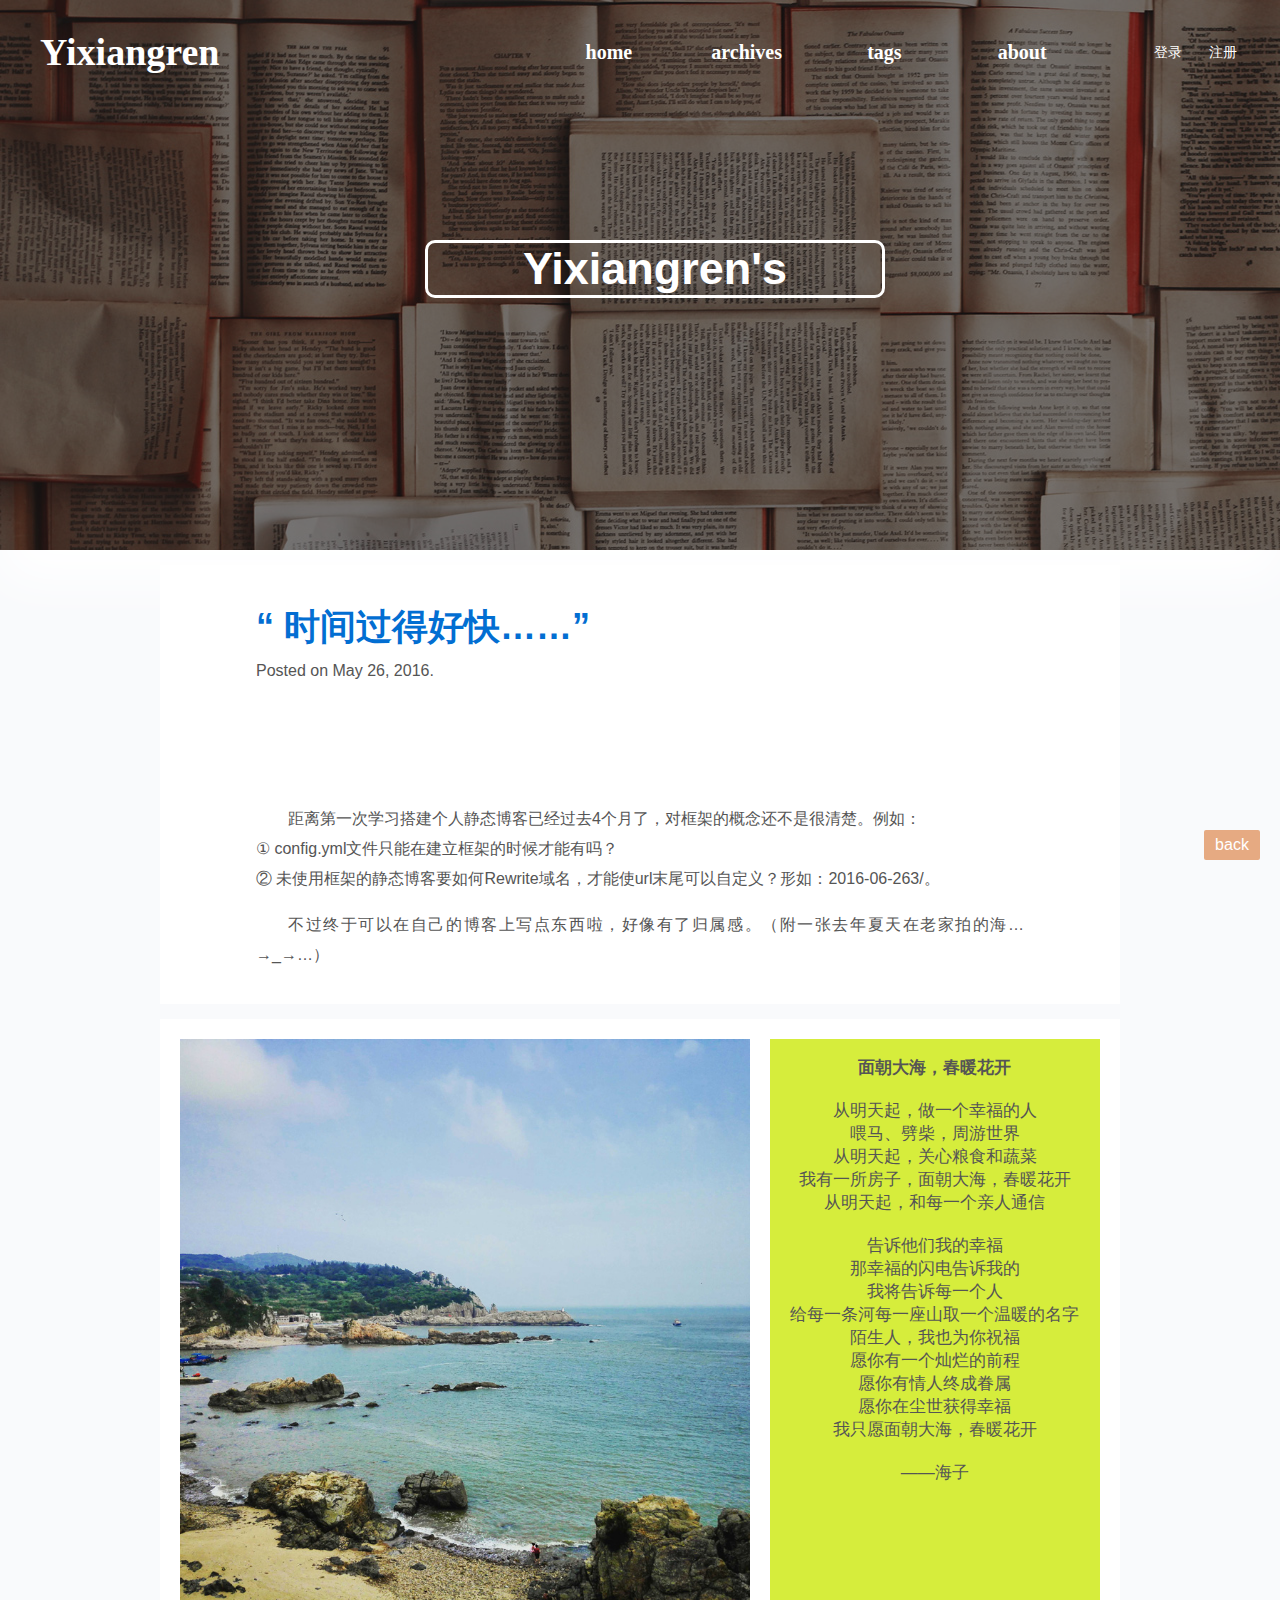
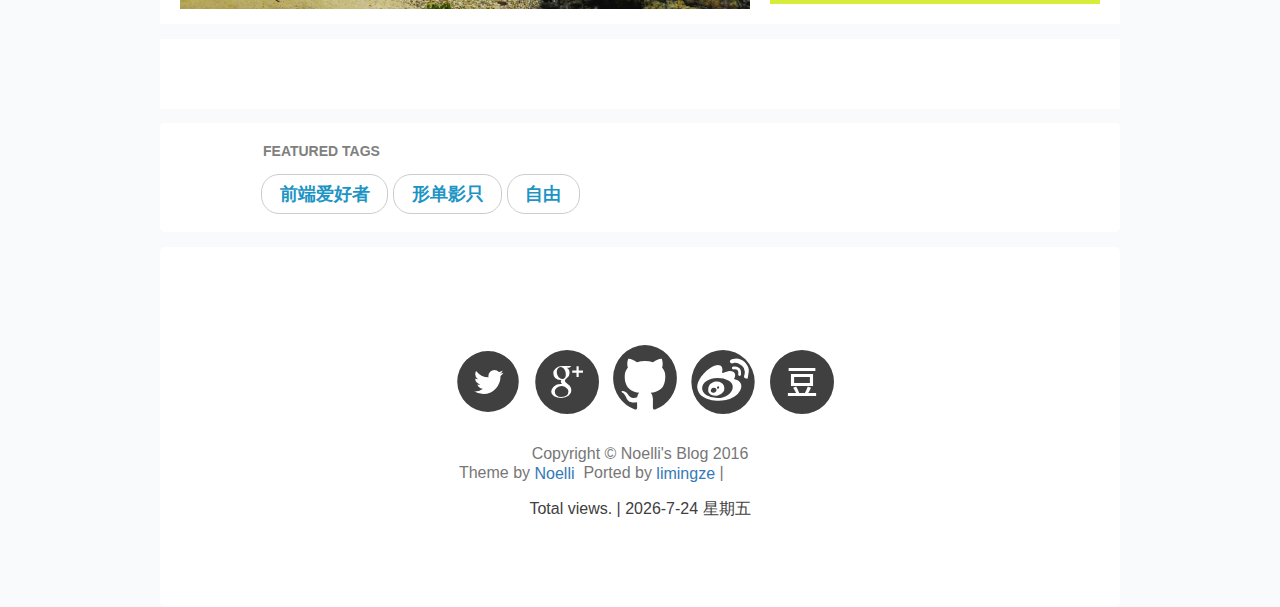
<file: about.html>
<!DOCTYPE HTML>
  <html>
  <head>
  <meta http-equiv="Content-Type" content="text/html; charset=utf-8">
  <meta name="viewport" content="width=device-width, initial-scale=1.0">
  <meta http-equiv="X-UA-Compatible" content="IE=edge">
  <meta name="description" content="Noelli's life|蛋糕店的夏天">
  <meta property="wb:webmaster" content="6f5ff67c34ad665f" />
  <title>关于 | Noelli's life</title>
  <link href="CSS/style.css" rel="stylesheet" type="text/css">
  <link href="CSS/bootstrap.min.css" rel="stylesheet" type="text/css">
  <link href="jQueryAssets/jquery.ui.core.min.css" rel="stylesheet" type="text/css">
  <link href="jQueryAssets/jquery.ui.theme.min.css" rel="stylesheet" type="text/css">
  <link href="jQueryAssets/jquery.ui.button.min.css" rel="stylesheet" type="text/css">
  <script type="text/javascript" src="javascript/script.js"></script>
  <script src="jQueryAssets/jquery-1.11.1.min.js" type="text/javascript"></script>
  <script src="jQueryAssets/jquery.ui-1.10.4.button.min.js" type="text/javascript"></script>
  

  <!-- HTML5 shim and Respond.js for IE8 support of HTML5 elements and media queries -->
  <!-- WARNING: Respond.js doesn't work if you view the page via file:// -->
  <!--[if lt IE 9]>
<script src="https://oss.maxcdn.com/html5shiv/3.7.2/html5shiv.min.js"></script>
<script src="https://oss.maxcdn.com/respond/1.4.2/respond.min.js"></script>
<![endif]-->

  </head>
  
  <body>
    <div id="backtop">
   		<a href="#nav">
            <div id="backnav">back</div> 
        </a> 
    </div>
  <div id="outer">
  		<div id="logo">
    		<a href="http://noelli.cn" target="_blank">Yixiangren</a>
    	</div> 
  	     	<div id="nav1">  
        	<a href="#" class="menu-ctrl">
                <i class="icon-menu"></i>
            </a>  
            <ul id="top1">
              <li><a href="index.html">Home</a></li>
              <li><a href="archives.html">Archives</a></li>
              <li><a href="tags.html">Tags</a></li>
              <li><a href="about.html">About</a></li>
            </ul>
        </div> 
        <div id="login-area">
            <ul class="header-unlogin clearfix">
                <li class="header-signin">
                    <a href="form.html" id="js-signin-btn">登录</a>
                </li>
                <li class="header-signup">
                    <a href="form.html" id="js-signup-btn">注册</a>
                </li>
            </ul>
        </div>  
  </div>
  <!--<div id="header">
  		<div id="logo">
    		<a href="http://noelli.cn" target="_blank">Noelli's life</a>
    	</div> 
       	<div id="nav1">  
        	<a href="#" class="menu-ctrl">
                <i class="icon-menu"></i>
            </a>  
            <ul id="top1">
              <li><a href="index.html">Home</a></li>
              <li><a href="article.html">Archive</a></li>
              
              <li><a href="tags.html">Tags</a></li>
              <li><a href="about.html">About</a></li>
            </ul>
        </div>
        <div id="login-area">
            <ul class="header-unlogin clearfix">
                <li class="header-signin">
                    <a href="form.html" id="js-signin-btn">登录</a>
                </li>
                <li class="header-signup">
                    <a href="form.html" id="js-signup-btn">注册</a>
                </li>
            </ul>
        </div> 
  </div>-->
  <div id="nav" style="background:url(image/shu-2.jpg);" > 
    	<div id="nav-back">
            <div id="nav-con" class="col-lg-offset-2 col-lg-8">
            	<div id="nav-intro"  > 
                	<a href="#main"><h1>Yixiangren's</h1></a>
        		</div>
            </div>
        </div>  
  </div>
  <div id="main">
	        <article class="about-me">
            <header><br>
                <!--<a href="http://weibo.com/u/3210387355?s=6uyXnP">
                <img src="http://service.t.sina.com.cn/widget/qmd/3210387355/b50c34cb/5.png"></a>-->
                <h1><a href="https://github.com/GeekSnail"><b>“</b>&nbsp;时间过得好快……<b>”</b></a></h1>
                <span>Posted on May 26, 2016.</span>
                  <div class="excerpt"><br>
                      <iframe frameborder="no" border="0" marginwidth="0" marginheight="0" width=330 height=86 src="http://music.163.com/outchain/player?type=2&id=202373&auto=0&height=66"></iframe>
                      <p>距离第一次学习搭建个人静态博客已经过去4个月了，对框架的概念还不是很清楚。例如：<br> ①&nbsp;config.yml文件只能在建立框架的时候才能有吗？<br> ②&nbsp;未使用框架的静态博客要如何Rewrite域名，才能使url末尾可以自定义？形如：<!-- #BeginDate format:IS1 -->2016-06-26<!-- #EndDate -->3<!-- #EndDate -->/。</p>
                     <p>不过终于可以在自己的博客上写点东西啦，好像有了归属感。（附一张去年夏天在老家拍的海…&rarr;_&rarr;…）</p>
                      <br>
                  </div>
              </header>
</article>
    <div id="content">
      <div id="left"><img src="image/dongtouhai.jpg" width="3120" height="3120"></div>
      <div id="right">
	  	<p><strong>面朝大海，春暖花开</strong><br><br>从明天起，做一个幸福的人<br>喂马、劈柴，周游世界<br>从明天起，关心粮食和蔬菜<br>我有一所房子，面朝大海，春暖花开<br>从明天起，和每一个亲人通信<br><br>告诉他们我的幸福<br>那幸福的闪电告诉我的<br>我将告诉每一个人<br>给每一条河每一座山取一个温暖的名字<br>陌生人，我也为你祝福<br>愿你有一个灿烂的前程<br>愿你有情人终成眷属<br>愿你在尘世获得幸福<br>我只愿面朝大海，春暖花开<br><br>——海子</p>  
               	         
      </div>
      
    </div>
         <article class="about-me" style="background:#FFF;padding-top:30px;padding-bottom:40px;" >   
        <!-- 多说评论框 start -->
	<div class="ds-thread" data-thread-key="about" data-title="时间过得好快……" data-url="about.html"></div>
<!-- 多说评论框 end -->
<!-- 多说公共JS代码 start (一个网页只需插入一次) -->
<script type="text/javascript">
var duoshuoQuery = {short_name:"geeksnail"};
	(function() {
		var ds = document.createElement('script');
		ds.type = 'text/javascript';ds.async = true;
		ds.src = (document.location.protocol == 'https:' ? 'https:' : 'http:') + '//static.duoshuo.com/embed.unstable.js';
		ds.charset = 'UTF-8';
		(document.getElementsByTagName('head')[0] 
		 || document.getElementsByTagName('body')[0]).appendChild(ds);
	})();
	</script>
<!-- 多说公共JS代码 end -->
	</article>
      <div id="tag" style="padding-left:10%;">
      	<div class="col-txt"> 
     		<h5><a href="tags.html">FEATURED TAGS</a></h5>
      	</div>
      <div id="RadioButtons1">
        <input type="radio" name="RadioButtons1" id="Radio1">
        <label for="Radio1">前端爱好者</label>
        <input type="radio" name="RadioButtons1" id="Radio2">
        <label for="Radio2">形单影只</label>
        <input type="radio" name="RadioButtons1" id="Radio3">
        <label for="Radio3">自由</label>
      </div>
  </div>

  </div><!--#main end-->
    <div align="center" id="footer">
  <!--          <a href="http://www.youtube.com"><img src="image/yt.png" border="0" onMouseOver="this.src='image/yth.png'" onMouseOut="this.src='image/yt.png'" alt="youtube"/></a> -->
  <section class="social" style="background-position-y: -788.667px;">
    <div id="row">
	<!--<a href="https://www.facebook.com/geeksnail" class="social-icon" target="_blank" >&#xe604; </a>-->
    <a href="https://twitter.com/geeksnail" class="social-icon">&#xe61c;</a>
    <a href="https://plus.google.com/111564222830673965582" class="social-icon" target="_blank" data-reactid=".1j0uhvzj20w.2.1.1.2">&#xe607;</a>
    <a href="https://github.com/GeekSnail/" class="social-icon" target="_blank">&#xe640;</a>
    <a href="https://weibo.com/geeksnail" class="social-icon" target="_blank">&#xe603;</a>
    <a href="https://www.douban.com/people/noelli/" class="social-icon" target="_blank">&#xe680;</a>
    </div><br>
    <p class="copyright text-muted">
                    Copyright © Noelli's Blog 2016 
                    <br>
                    Theme by <a href="http://fantacy.noelli.cn">Noelli</a>&nbsp;
                    Ported by <a href="http://noelli.cn">limingze</a> | 
                    <iframe style="margin-left: 2px; margin-bottom:-5px;" frameborder="0" scrolling="0" width="91px" height="20px" src="https://ghbtns.com/github-btn.html?user=geeksnail&amp;repo=fantacy&amp;type=star&amp;count=true">
      				</iframe>
     </p>
  <span id="busuanzi_container_site_pv">
    Total <span id="busuanzi_value_site_pv"></span> views.
  </span> |
 <SCRIPT>  
   var d = new Date();  
  document.write(d.getFullYear() + "-" +(d.getMonth() + 1) + "-" + d.getDate() + "");  
  document.write(' 星期'+'日一二三四五六'.charAt(new Date().getDay()));  
 </SCRIPT>
  </section>
</div><!--#footer end-->
<!--  <div class="media-object-default">
    <div class="media">
      <div class="media-left"><a href="#"><img class="media-object" src="images/MediaObj_Placeholder.png" alt="placeholder image"></a></div>
      <div class="media-body">
        <h4 class="media-heading">Media heading 1</h4>
        This is the content inside the media-body. By default the media is top-aligned. Use class 'media-middle' or 'media-bottom' to middle align or bottom align them, respectively. </div>
    </div>
    <div class="media">
      <div class="media-left"><a href="#"><img class="media-object" src="images/MediaObj_Placeholder.png" alt="placeholder image"></a></div>
      <div class="media-body">
        <h4 class="media-heading">Media heading 2</h4>
        This is the content inside the media-body. By default the media is top-aligned. Use class 'media-middle' or 'media-bottom' to middle align or bottom align them, respectively.
        <div class="media">
          <div class="media-left"><a href="#"><img class="media-object" src="images/MediaObj_Placeholder.png" alt="placeholder image"></a></div>
          <div class="media-body">
            <h4 class="media-heading">Nested media heading</h4>
            This is the content inside the nested media-body. By default the media is top-aligned. Use class 'media-middle' or 'media-bottom' to middle align or bottom align them, respectively. </div>
        </div>
      </div>
    </div>
    <div class="media">
      <div class="media-body">
        <h4 class="media-heading">Media heading 4</h4>
        This is the content inside the media-body. By default the media is top-aligned. Use class 'media-middle' or 'media-bottom' to middle align or bottom align them, respectively. </div>
      <div class="media-right"><a href="#"><img class="media-object" src="images/MediaObj_Placeholder.png" alt="placeholder image"></a></div>
    </div>
    <div class="media">
      <div class="media-left"><a href="#"><img class="media-object" src="images/MediaObj_Placeholder.png" alt="placeholder image"></a></div>
      <div class="media-body">
        <h4 class="media-heading">Media heading 5</h4>
        This is the content inside the media-body. By default the media is top-aligned. Use class 'media-middle' or 'media-bottom' to middle align or bottom align them, respectively. </div>
      <div class="media-right"><a href="#"><img class="media-object" src="images/MediaObj_Placeholder.png" alt="placeholder image"></a></div>
    </div>
  </div>-->


<script type="text/javascript">
$(function() {
	$( "#RadioButtons1" ).buttonset(); 
});
</script>
<script async src="https://dn-lbstatics.qbox.me/busuanzi/2.3/busuanzi.pure.mini.js">
</script>
  </body>
  </html>
</file>
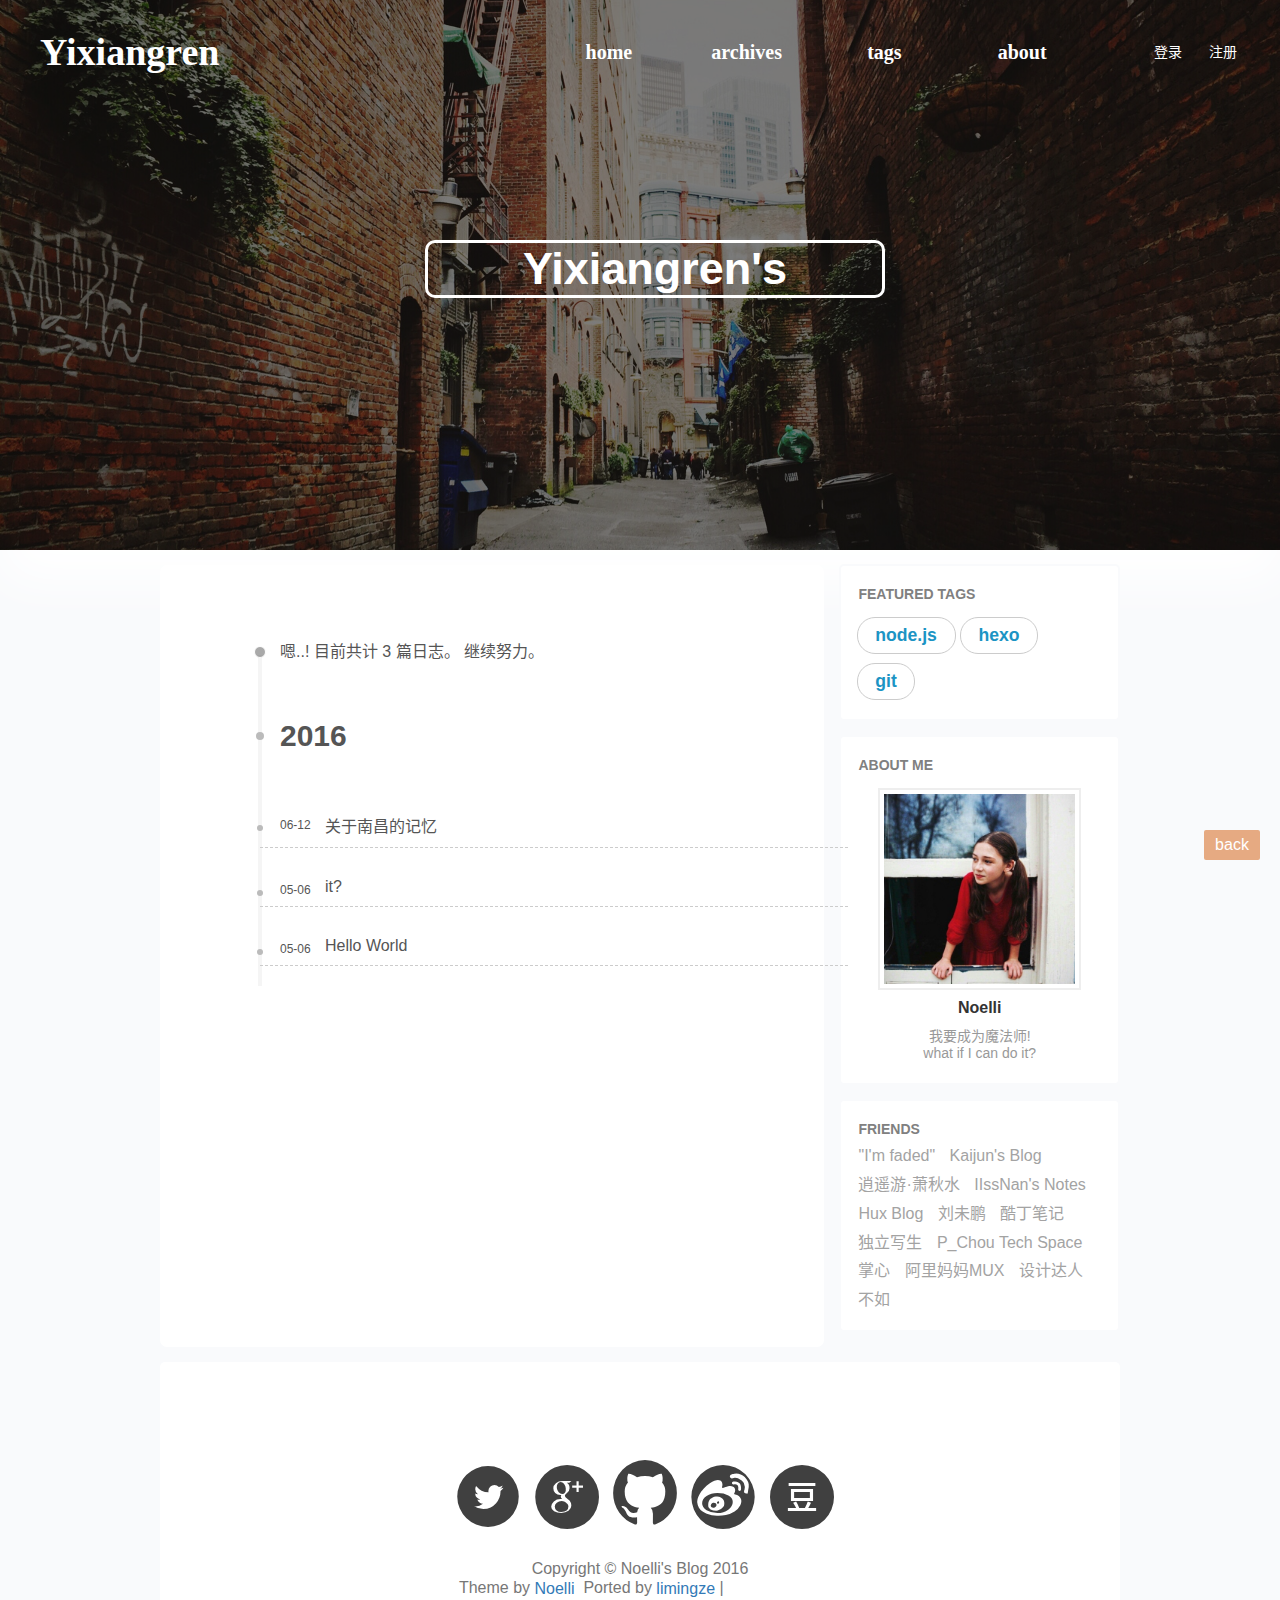
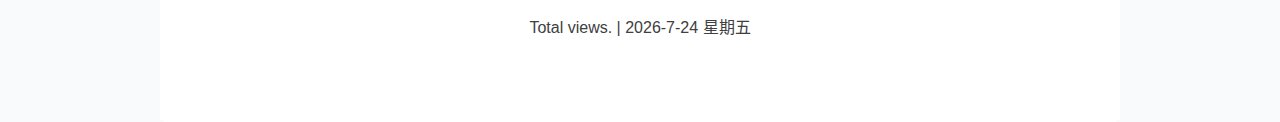
<file: archives.html>
<!doctype html>
<html lang="zh-cn">
<html xmlns:wb="http://open.weibo.com/wb">
<head>
 <meta http-equiv="Content-Type" content="text/html; charset=utf-8">
 <meta name="viewport" content="width=device-width, initial-scale=1.0">
 <meta http-equiv="X-UA-Compatible" content="IE=edge">
  <meta name="description" content="Noelli's life|蛋糕店的夏天">
  <meta property="wb:webmaster" content="6f5ff67c34ad665f" />
  <title>归档 | Noelli's life</title>
  <link href="CSS/style.css" rel="stylesheet" type="text/css">
  <link href="CSS/bootstrap.min.css" rel="stylesheet" type="text/css">
  <!--<link href="CSS/bootstrap.css" rel="stylesheet" type="text/css">-->
  <link href="jQueryAssets/jquery.ui.core.min.css" rel="stylesheet" type="text/css">
  <link href="jQueryAssets/jquery.ui.theme.min.css" rel="stylesheet" type="text/css">
  <link href="jQueryAssets/jquery.ui.button.min.css" rel="stylesheet" type="text/css">
  <script type="text/javascript" src="javascript/script.js"></script>
  
</head>

<body>
    <div id="backtop">
   		<a href="#nav">
            <div id="backnav">back</div> 
        </a>
    </div>
<div id="outer">
    	<div id="logo" align="left">
    		<a href="http://noelli.cn" target="_blank" class="textcolor">Yixiangren</a>
</div>
     	<div id="nav1">  
        	<a href="#" class="menu-ctrl">
                <i class="icon-menu"></i>
            </a>  
            <ul id="top1">
              <li><a href="index.html" class="textcolor">Home</a></li>
              <li><a href="archives.html" class="textcolor">Archives</a></li>
              <li><a href="tags.html" class="textcolor">Tags</a></li>
              <li><a href="about.html" class="textcolor">About</a></li>
            </ul>
        </div>
        <div id="login-area">
            <ul class="header-unlogin clearfix">
                <li class="header-signin">
                    <a href="form.html" id="js-signin-btn" class="textcolor">登录</a>
                </li>
                <li class="header-signup">
                    <a href="form.html" id="js-signup-btn" class="textcolor">注册</a>
                </li>
            </ul>
        </div>   
    </div>
   
    <div id="nav" > 
        <div id="nav-back">
            <div id="nav-con" class="col-lg-offset-2 col-lg-8">
            	<div id="nav-intro"  > 
                	<a href="#main"><h1>Yixiangren's</h1></a>
        		</div>
            </div>
        </div>
     </div>
   <div id="main" style="width:100%;">     
    <div id="container">
    <div id="post-container" class="all-posts">
    


 
      <div class="content-wrap">
          <div id="content-a" class="content-a">
           <section id="posts" class="posts-collapse">
    		<span class="archive-move-on"></span>
			<span class="archive-page-counter">
       			嗯..! 目前共计 3 篇日志。 继续努力。
   			</span>
 			<div class="collection-title">
          		<h2 class="archive-year motion-element" id="archive-year-2016" style="opacity: 1; display: block; transform: translateX(0px);">2016</h2>
        	</div>
           	<article class="post post-type-normal" itemscope="" itemtype="http://schema.org/Article" style="opacity: 1; display: block; transform: translateY(0px);">
    			<header class="post-header">
 					<h1 class="post-title">
         				<a class="post-title-link" href="archives/关于南昌的记忆.html" itemprop="url">
                        	<span itemprop="name">关于南昌的记忆</span>
                		</a>
          			</h1>
         			<div class="post-meta">
        				<time class="post-time" itemprop="dateCreated" datetime="2016-05-06T23:45:27+08:00" content="2016-06-12">
          06-12
        				</time>
      				</div>

   				</header>
  			</article>
 			<article class="post post-type-normal" itemscope="" itemtype="http://schema.org/Article" style="opacity: 1; display: block; transform: translateY(0px);">
    			<header class="post-header">
 					<h1 class="post-title">
         				<a class="post-title-link" href="/2016/05/06/it/" itemprop="url">
               				<span itemprop="name">it?</span>
               			</a>
         			</h1>
     				<div class="post-meta">
        				<time class="post-time" itemprop="dateCreated" datetime="2016-05-06T23:42:42+08:00" content="2016-05-06">
          05-06
        				</time>
      				</div>

    			</header>
  			</article>



    

      
      
      

      
      

      

  <article class="post post-type-normal" itemscope="" itemtype="http://schema.org/Article" style="opacity: 1; display: block; transform: translateY(0px);">
    <header class="post-header">

      <h1 class="post-title">
        
            <a class="post-title-link" href="/2016/05/06/hello-world/" itemprop="url">
              
                <span itemprop="name">Hello World</span>
              
            </a>
        
      </h1>

      <div class="post-meta">
        <time class="post-time" itemprop="dateCreated" datetime="2016-05-06T23:37:01+08:00" content="2016-05-06">
          05-06
        </time>
      </div>

    </header>
  </article>



    

  </section>

  



          </div>
          


          

        </div><!-- content-wap END -->
        
             <article>
        <!-- 多说评论框 start -->
	<div class="ds-thread" data-thread-key="index.html" data-title="你好！" data-url="http://fantacy.noelli.cn/archives.html"></div>
<!-- 多说评论框 end -->
<!-- 多说公共JS代码 start (一个网页只需插入一次) -->
<script type="text/javascript">
var duoshuoQuery = {short_name:"geeksnail"};
	(function() {
		var ds = document.createElement('script');
		ds.type = 'text/javascript';ds.async = true;
		ds.src = (document.location.protocol == 'https:' ? 'https:' : 'http:') + '//static.duoshuo.com/embed.unstable.js';
		ds.charset = 'UTF-8';
		(document.getElementsByTagName('head')[0] 
		 || document.getElementsByTagName('body')[0]).appendChild(ds);
	})();
	</script>
<!-- 多说公共JS代码 end -->
	</article>
        
      </div><!-- post-container END -->
      
      <div id="sidebar-container" class="sidebar">
                <!-- Featured Tags -->
                
                <section>
  <div id="tag" class="col">
     <div class="col-txt"> 
     	<h5><a href="tags.html">FEATURED TAGS</a></h5>
     </div>
      <div id="RadioButtons1">
        <input type="radio" name="RadioButtons1" id="Radio1">
        <label for="Radio1">node.js</label>
        <input type="radio" name="RadioButtons1" id="Radio2">
        <label for="Radio2">hexo</label>
        <input type="radio" name="RadioButtons1" id="Radio3">
        <label for="Radio3">git</label>
      </div>
  </div>
                </section>
                

                <!-- Short About -->
                <section>
                  <div id="tag" class="col">
                   <div class="col-txt"> 
                    <h5><a href="about.html">ABOUT ME</a>
                   <div id="wb_follow_btn" ><wb:follow-button uid="3210387355" type="gray_2" width="67" height="24" ></wb:follow-button></div> 
                    </h5>
                     <div id="short-about">

                        <img src="image/avatar.png" width="1013" height="1013">
						<p class="site-author-name" itemprop="name">Noelli</p>
						<p class="site-description" itemprop="name">
                        我要成为魔法师!<br>
                        what if I can do it?</p>
                    </div>
                   
						</div>
                    </div>
                </section>
                
                <!-- Friends Blog -->
                <section>
                  <div id="tag" class="col">
                   <div class="col-txt" id="fix"> 
                	<h5>FRIENDS</h5>
                <ul class="list-inline">
                		<li><a href="http://noelli.cn" target="_blank">"I'm faded"</a></li>

                        <li><a href="http://blog.kaijun.rocks" target="_blank">Kaijun's Blog</a></li>
                        
                        <li><a href="http://www.xiaoqiushui.com/" target="_blank">逍遥游·萧秋水</a></li>
                    
                        <li><a href="http://notes.iissnan.com/" target="_blank">IIssNan's Notes</a></li>
                        
                        <li><a href="http://huangxuan.me/" target="_blank">Hux Blog</a></li>
                        
                        <li><a href="http://mindhacks.cn/" target="_blank">刘未鹏</a></li> 
                        
                        <li><a href="http://danielcoding.me/" target="_blank">酷丁笔记</a></li> 
                        
                        <li><a href="http://cnfeat.com/" target="_blank">独立写生</a></li>
                    
                        <li><a href="http://www.pchou.info/" target="_blank">P_Chou Tech Space</a></li>
                        
                        <li><a href="http://www.zhanxin.info/" target="_blank">掌心</a></li> 
                        
                        <li><a href="http://mux.alimama.com/" target="_blank">阿里妈妈MUX</a></li>
                        
                        <li><a href="http://www.shejidaren.com/" target="_blank">设计达人</a></li>
                    
                        <li><a href="http://ibruce.info/" target="_blank">不如</a></li>
                    
                </ul></div>
                   </div>
                </section>
            </div>
            
<!--  <div id="tag" >
      <h5><a href="tags.html">FEATURED TAGS</a></h5>
      <div id="RadioButtons1">
        <input type="radio" name="RadioButtons1" id="Radio1">
        <label for="Radio1">node.js</label>
        <input type="radio" name="RadioButtons1" id="Radio2">
        <label for="Radio2">hexo</label>
        <input type="radio" name="RadioButtons1" id="Radio3">
        <label for="Radio3">git</label>
      </div>
  </div>-->

</div>  
 <!--id="container"-->
 </div>
 <div align="center" id="footer">
<!--          <a href="http://www.youtube.com"><img src="image/yt.png" border="0" onMouseOver="this.src='image/yth.png'" onMouseOut="this.src='image/yt.png'" alt="youtube"/></a> -->
	<section class="social" style="background-position-y: -788.667px;">
    <div id="row">
	<!--<a href="https://www.facebook.com/geeksnail" class="social-icon" target="_blank" >&#xe604; </a>-->
    <a href="https://twitter.com/geeksnail" class="social-icon">&#xe61c;</a>
    <a href="https://plus.google.com/111564222830673965582" class="social-icon" target="_blank" data-reactid=".1j0uhvzj20w.2.1.1.2">&#xe607;</a>
    <a href="https://github.com/GeekSnail/" class="social-icon" target="_blank">&#xe640;</a>
    <a href="https://weibo.com/geeksnail" class="social-icon" target="_blank">&#xe603;</a>
    <a href="https://www.douban.com/people/noelli/" class="social-icon" target="_blank">&#xe680;</a>
     </div><br>
         <p class="copyright text-muted">
                    Copyright © Noelli's Blog 2016 
                    <br>
                    Theme by <a href="http://fantacy.noelli.cn">Noelli</a>&nbsp;
                    Ported by <a href="http://noelli.cn">limingze</a> | 
                    <iframe style="margin-left: 2px; margin-bottom:-5px;" frameborder="0" scrolling="0" width="91px" height="20px" src="https://ghbtns.com/github-btn.html?user=geeksnail&amp;repo=fantacy&amp;type=star&amp;count=true">
      				</iframe>
     </p>
  <span id="busuanzi_container_site_pv">
    Total <span id="busuanzi_value_site_pv"></span> views.
  </span> |
 <SCRIPT>  
   var d = new Date();  
  document.write(d.getFullYear() + "-" +(d.getMonth() + 1) + "-" + d.getDate() + "");  
  document.write(' 星期'+'日一二三四五六'.charAt(new Date().getDay()));  
 </SCRIPT>
    </section>
</div>
<script src="jQueryAssets/jquery-1.11.1.min.js" type="text/javascript"></script>
  <script src="jQueryAssets/jquery.ui-1.10.4.button.min.js" type="text/javascript"></script>
  <script src="http://tjs.sjs.sinajs.cn/open/api/js/wb.js" type="text/javascript" charset="utf-8"></script>
</body>
<script type="text/javascript">
$(function() {
	$( "#RadioButtons1" ).buttonset(); 
});
</script>
<script async src="https://dn-lbstatics.qbox.me/busuanzi/2.3/busuanzi.pure.mini.js">
</script>
</html>
</file>
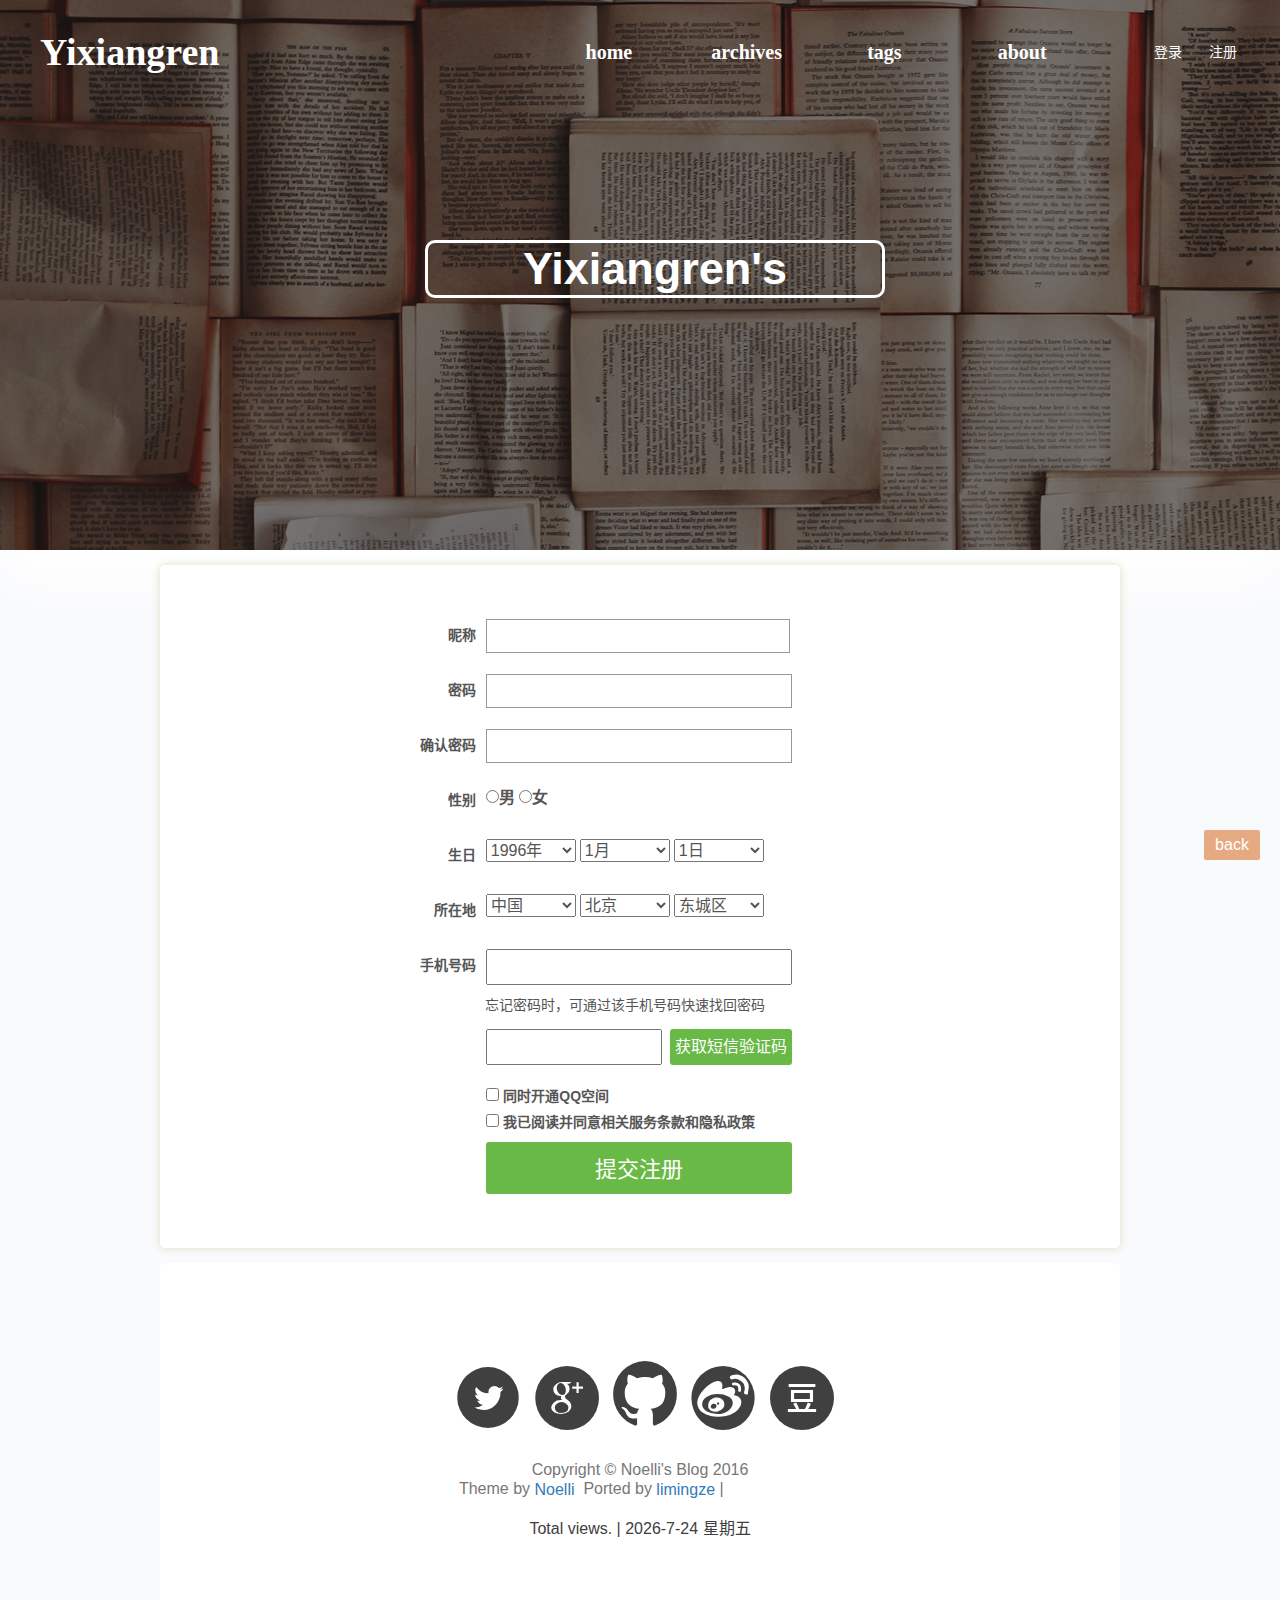
<file: form.html>
<!doctype html>
<html lang="zh-cn">
<head>
 <meta http-equiv="Content-Type" content="text/html; charset=utf-8">
 <meta name="viewport" content="width=device-width, initial-scale=1.0">
<title>欢迎你! | Noelli's life</title>
<link href="CSS/style.css" rel="stylesheet" type="text/css" />
<link href="CSS/bootstrap.min.css" rel="stylesheet" type="text/css">
<script type="text/javascript" src="javascript/script.js"></script>

</head>

<body>
    <div id="backtop">
   		<a href="#nav">
            <div id="backnav">back</div> 
        </a> 
    </div>
	<div id="outer">
    	<div id="logo">
    		<a href="http://noelli.cn" target="_blank">Yixiangren</a>
    	</div>
     	<div id="nav1">  
        	<a href="#" class="menu-ctrl">
                <i class="icon-menu"></i>
            </a>  
            <ul id="top1">
              <li><a href="index.html">Home</a></li>
              <li><a href="archives.html">Archives</a></li>
              <li><a href="tags.html">Tags</a></li>
              <li><a href="about.html">About</a></li>
            </ul>
        </div> 
        <div id="login-area">
            <ul class="header-unlogin clearfix">
                <li class="header-signin">
                    <a href="form.html" id="js-signin-btn">登录</a>
                </li>
                <li class="header-signup">
                    <a href="form.html" id="js-signup-btn">注册</a>
                </li>
            </ul>
        </div> 
    </div>
    
    <div id="nav" style="background:url(image/shu-2.jpg);" > 
    	  <div id="nav-back">
         
            <div id="nav-con" class="col-lg-offset-2 col-lg-8">
            	<div id="nav-intro"  > 
                	<a href="#main"><h1>Yixiangren's</h1></a>
        		</div>
            </div>
        </div>         
        </div>
        
    <div id="register-container">   
    <div id="item1" ><br> <br>  <br>    
<form id="User_registration" name="User_registration"action="" method="get">
	<div class="box 1" >
   		<label class="user_item">昵称</label>
       		<input name="nickname" type="text" class="new_txt" id="nickname" maxlength="24" autocomplete="off"/>
            <!--<div class="user_info" >
			</div> -->
	</div> 
    <div class="box 2" >
        <label class="user_item">密码</label>
        <input name="password" class="new_txt" id="password" type="text" />
         <!--<div class="user_info" >
			</div>--> 
	</div> 
    <div class="box 3" >
        <label class="user_item">确认密码</label>
        <input name="confirm_pwd" class="new_txt" id="confirm_pwd" type="text" />
         <!--<div class="user_info" >
			</div> -->
	</div> 
    <div class="box 4" >
        <label class="user_item">性别</label>
          <label>
            <input type="radio" name="RadioGroup1" value="男" id="sex" >男</label>
          <label>
            <input type="radio" name="RadioGroup1" value="女" id="sex">女</label>
              
    </div> 
	<div class="box 5" >
        <label class="user_item">生日</label>
       <select name="year" id="birthday">
         <option value="1996">1996年</option>
         <option value="1997">1997年</option>
         <option value="1998">1998年</option> 
       </select>
       <select name="month" id="birthday">
         <option value="January">1月</option>
         <option value="February">2月</option>
         <option value="March">3月</option> 
       </select>
       <select name="day" id="birthday">
         <option value="one">1日</option>
         <option value="two">2日</option>
         <option value="three">3日</option> 
       </select>
	</div>
    <div class="box 6" >
        <label class="user_item">所在地</label>
       <select name="country" id="location">
         <option value="china">中国</option>
         <option value="america">美国</option>
       </select>
       <select name="province" id="location">
         <option value="beijing">北京</option>
         <option value="shanghai">上海</option>
         <option value="zhejiang">浙江</option>
         
       </select>
       <select name="city" id="location">
		 <option value="dongcheng">东城区</option>
         <option value="wenzhou">温州</option>
         <option value="lishui">丽水</option>
         
       </select>
	</div>
    <div class="box 7" >
        <label class="user_item">手机号码</label>
        <input name="phone" type="text" class="new_txt" id="phone" />
        <!--<div class="user_info" >
		 </div> -->
         <div class="box box_phone_tip"> 
         	<label class="user_item" style="height:10px"></label>
         	<div class="tip" > 
            	<div style="font-size:14px;margin-bottom:5px">忘记密码时，可通过该手机号码快速找回密码
                </div>
            </div> 
         </div>
	</div> 
    <div class="box 8" >
    	<label class="user_item"></label>
        <!--<div id="captcha_bg" class="bg_txt"> --> 	<input type="text" class="new_txt" id="captcha" name="captcha" /> 
        <!--</div>-->
        <div class="getcaptcha"> 
          <div id="getcaptcha" title="获取短信验证码">	
           <span id="timeLeft"></span>
           <span id="verimaTip">获取短信验证码</span>
          </div>
        </div>
	</div> 
    <div class="box 9" >
        <!--<p>-->
        <label class="user_item"></label>
          <label>
            <input type="checkbox" name="qzone" value="同时开通QQ空间" class="qzone">
            <span class="qzone">            同时开通QQ空间</span></label>
          <br>
          <label>
            <input type="checkbox" name="agree" value="我已阅读并同意相关服务条款和隐私政策" class="agree">
            <span class="agree">我已阅读并同意相关服务条款和隐私政策</span></label>
          <br>
        <!--</p>-->
    </div> 
    <div class="box 10" >
      <label class="user_item"></label>
    	<div class="submit"> 
        	<input type="submit" value="提交注册" title="提交注册" tabindex="23" id="submit"> 
        </div>
        <!--<input name="submit" type="button" id="submit" class="new_txt" value="提交注册" >-->
	</div>
     <br>
</form>
		
    <br> <br>  
	</div><!--"item1"-->    


</div><!--#register-container-->
<div align="center" id="footer">
<!--          <a href="http://www.youtube.com"><img src="image/yt.png" border="0" onMouseOver="this.src='image/yth.png'" onMouseOut="this.src='image/yt.png'" alt="youtube"/></a> -->
	<section class="social" style="background-position-y: -788.667px;">
    <div id="row">
	<!--<a href="https://www.facebook.com/geeksnail" class="social-icon" target="_blank" >&#xe604; </a>-->
    <a href="https://twitter.com/geeksnail" class="social-icon">&#xe61c;</a>
    <a href="https://plus.google.com/111564222830673965582" class="social-icon" target="_blank" data-reactid=".1j0uhvzj20w.2.1.1.2">&#xe607;</a>
    <a href="https://github.com/GeekSnail/" class="social-icon" target="_blank">&#xe640;</a>
    <a href="https://weibo.com/geeksnail" class="social-icon" target="_blank">&#xe603;</a>
    <a href="https://www.douban.com/people/noelli/" class="social-icon" target="_blank">&#xe680;</a>
     </div><br>
         <p class="copyright text-muted">
                    Copyright © Noelli's Blog 2016 
                    <br>
                    Theme by <a href="http://fantacy.noelli.cn">Noelli</a>&nbsp;
                    Ported by <a href="http://noelli.cn">limingze</a> | 
                    <iframe style="margin-left: 2px; margin-bottom:-5px;" frameborder="0" scrolling="0" width="91px" height="20px" src="https://ghbtns.com/github-btn.html?user=geeksnail&amp;repo=fantacy&amp;type=star&amp;count=true">
      				</iframe>
     </p>
  <span id="busuanzi_container_site_pv">
    Total <span id="busuanzi_value_site_pv"></span> views.
  </span> |
 <SCRIPT>  
   var d = new Date();  
  document.write(d.getFullYear() + "-" +(d.getMonth() + 1) + "-" + d.getDate() + "");  
  document.write(' 星期'+'日一二三四五六'.charAt(new Date().getDay()));  
 </SCRIPT>  
    </section>
</div><!--#footer-->
<script async src="https://dn-lbstatics.qbox.me/busuanzi/2.3/busuanzi.pure.mini.js">
</script>
</body>
</html>
</file>
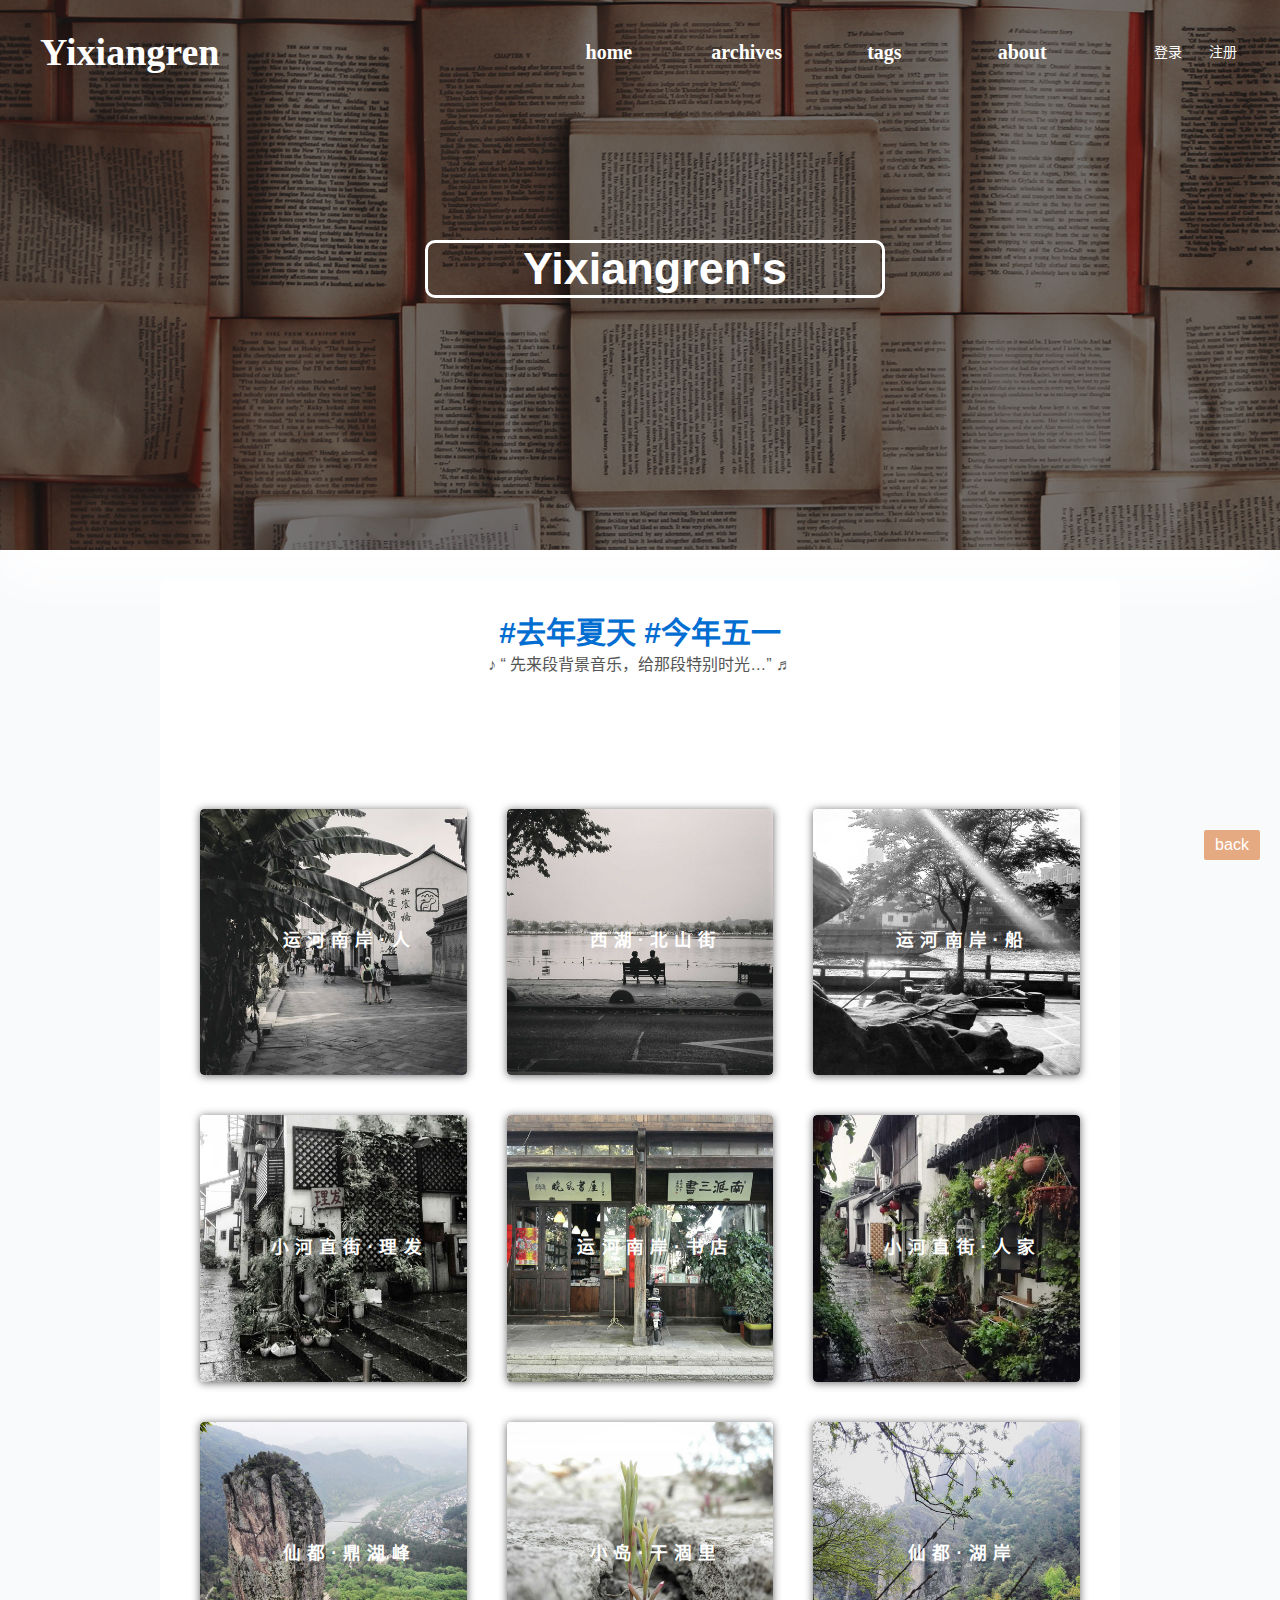
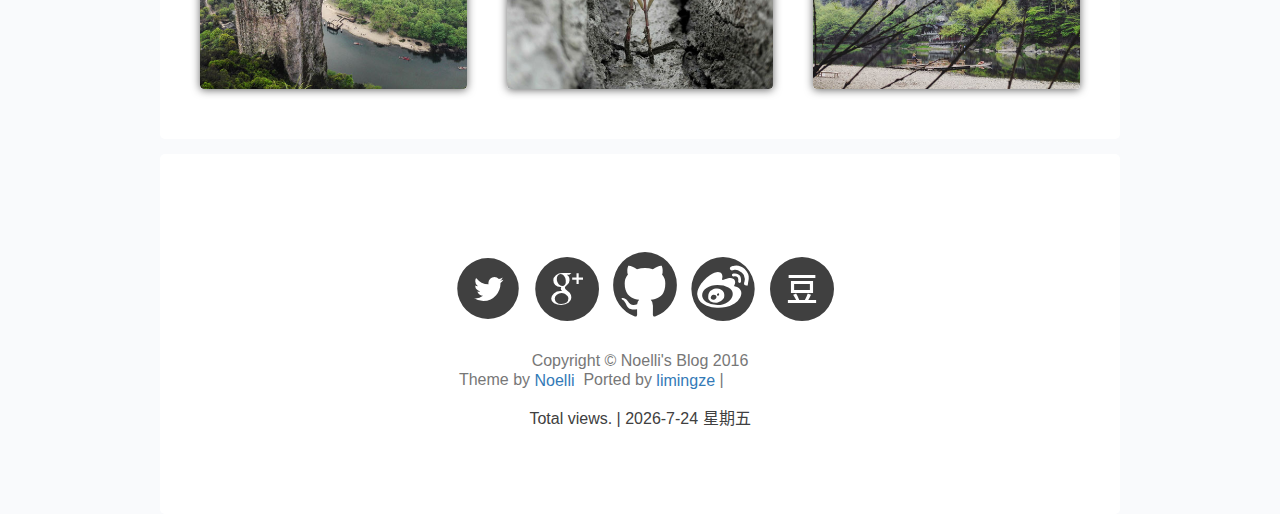
<file: tags.html>
<!doctype html>
<html lang="zh-cn">
<head>
 <meta http-equiv="Content-Type" content="text/html; charset=utf-8">
 <meta name="viewport" content="width=device-width, initial-scale=1.0">
  <meta http-equiv="X-UA-Compatible" content="IE=edge">
  <title>标签 | Noelli's life</title>
  <link href="CSS/style.css" rel="stylesheet" type="text/css">
  <link href="CSS/bootstrap.min.css" rel="stylesheet" type="text/css">
  <link href="jQueryAssets/jquery.ui.core.min.css" rel="stylesheet" type="text/css">
  <link href="jQueryAssets/jquery.ui.theme.min.css" rel="stylesheet" type="text/css">
  <link href="jQueryAssets/jquery.ui.button.min.css" rel="stylesheet" type="text/css">
  <script type="text/javascript" src="javascript/script.js"></script>
  <script src="jQueryAssets/jquery-1.11.1.min.js" type="text/javascript"></script>
  <script src="jQueryAssets/jquery.ui-1.10.4.button.min.js" type="text/javascript"></script>
<style type="text/css">
/*body{
	background-image:url(image/photo-1432821596592-e2c18b78144f.jpg);	
}*/
</style>
</head>

<body>
    <div id="backtop">
   		<a href="#nav">
            <div id="backnav">back</div> 
        </a>
</div>
	<div id="outer">
    	<div id="logo">
    		<a href="http://noelli.cn" target="_blank">Yixiangren</a>
    	</div>
     	<div id="nav1">  
        	<a href="#" class="menu-ctrl">
                <i class="icon-menu"></i>
            </a>  
            <ul id="top1">
              <li><a href="index.html">Home</a></li>
              <li><a href="archives.html">Archives</a></li>
              <li><a href="tags.html">Tags</a></li>
              <li><a href="about.html">About</a></li>
            </ul>
        </div>  
        <div id="login-area">
            <ul class="header-unlogin clearfix">
                <li class="header-signin">
                    <a href="form.html" id="js-signin-btn">登录</a>
                </li>
                <li class="header-signup">
                    <a href="form.html" id="js-signup-btn">注册</a>
                </li>
            </ul>
        </div> 
    </div>
   <div id="nav" style="background:url(image/shu-2.jpg);" > 
    	<div id="nav-back">
           <div id="nav-con" class="col-lg-offset-2 col-lg-8">
            	<div id="nav-intro"  > 
                	<a href="#main"><h1>Yixiangren's</h1></a>
        		</div>
            </div>
        </div>  
    </div>
        
        <div id="main" style="padding-bottom:10px;margin-top:30px;background:#FFF">
        
<!--        <article style="margin-top:50px !important;margin-bottom:-10px; position:relative !important;">
        	<iframe frameborder="no" border="0" marginwidth="0" marginheight="0" width=330 height=86 src="http://music.163.com/outchain/player?type=2&id=29436904&auto=0&height=66"></iframe>
        </article>-->
        
           
        	
        
       
        <div id="imageswall">
        <div id="background-music">
       <h2> #去年夏天  #今年五一</h2>
       <p> ♪ “ 先来段背景音乐，给那段特别时光…” ♬</p>
        	<div id="wangyiyun"><iframe frameborder="no" border="0" marginwidth="0" marginheight="0" width=380 height=86 src="http://music.163.com/outchain/player?type=2&id=29436904&auto=0&height=66"></iframe>
            </div>
        </div>
        <section class="tiles">

        

<article class="style1">
    <span class="image">
   	  <img src="image/yunheyouke.jpg" width="512" height="512"> </span>
    <a href="/assets/projects/hexo-theme-phantom/2015/12/24/hello-world/">
        <h2>运河南岸·人</h2>
        <div class="content">
            <p>First post with theme's presentation, features and configuration options.</p>
        </div>
    </a>
</article>
    
        

<article class="style2">
    <span class="image">
    <img src="image/xihubeishanjie.jpeg" width="2010" height="2010">
    </span>
    <a href="/assets/projects/hexo-theme-phantom/2013/12/25/no-title/">
        <h2>西湖·北山街</h2>
        <div class="content">
            <p>A post with no title used to test the default post title.</p>
        </div>
    </a>
</article>
    
        

<article class="style3">
    <span class="image">
    <img src="image/yunhechuan.jpg" width="512" height="512"> </span>
    <a href="/assets/projects/hexo-theme-phantom/2013/12/25/excerpts/">
        <h2>运河南岸·船</h2>
        <div class="content">
            <p>Standard Excerpts are not supported in Phantom but you can use subtitles in the front matter to display text here.</p>
        </div>
    </a>
</article>
    
        

<article class="style4">
    <span class="image">
    <img src="image/xiaohezhijielifa.jpg" width="512" height="512"> </span>
    <a href="/assets/projects/hexo-theme-phantom/2013/12/25/videos/">
        <h2>小河直街·理发</h2>
        <div class="content">
            <p>Test Video Tags (Youtube, Vimeo)</p>
        </div>
    </a>
</article>
    
        

<article class="style5">
    <span class="image"><img src="image/xiaofengnanpai.jpg" width="512" height="512"></span>
    <a href="/assets/projects/hexo-theme-phantom/2013/12/25/gallery-post/">
        <h2>运河南岸·书店</h2>
        <div class="content">
            <p>Image Gallery test</p>
        </div>
    </a>
</article>
    
        

<article class="style6">
    <span class="image">
    <img src="image/xiaoherenjia.jpg" width="512" height="512"> </span>
    <a href="/assets/projects/hexo-theme-phantom/2013/12/25/tag-plugins/">
        <h2>小河直街·人家</h2>
        <div class="content">
            <p></p>
        </div>
    </a>
</article>
    
        

<article class="style7">
    <span class="image">
    <img src="image/dinghufeng.jpg" width="512" height="512"></span>
    <a href="">
        <h2>仙都·鼎湖峰</h2>
        <div class="content">
            <p></p>
        </div>
    </a>
</article>
    
        

<article class="style8">
    <span class="image">
    <img src="image/daoshangzhiwu.jpg" width="512" height="512"> </span>
    <a href="">
        <h2>小岛·干涸里</h2>
        <div class="content">
            <p></p>
        </div>
    </a>
</article>
    
        

<article class="style9">
    <span class="image">
    <img src="image/dinghu.jpg" width="512" height="512"></span>
    <a href="">
        <h2>仙都·湖岸</h2>
        <div class="content">
            <p></p>
        </div>
    </a>
</article>
    
</section>
 </div>

<article style="margin-top:20px;margin-bottom:40px;">
        <!-- 多说评论框 start -->
	<div class="ds-thread" data-thread-key="tags" data-title="#去年夏天 #今年五一" data-url="tags.html"></div>
<!-- 多说评论框 end -->
<!-- 多说公共JS代码 start (一个网页只需插入一次) -->
<script type="text/javascript">
var duoshuoQuery = {short_name:"geeksnail"};
	(function() {
		var ds = document.createElement('script');
		ds.type = 'text/javascript';ds.async = true;
		ds.src = (document.location.protocol == 'https:' ? 'https:' : 'http:') + '//static.duoshuo.com/embed.unstable.js';
		ds.charset = 'UTF-8';
		(document.getElementsByTagName('head')[0] 
		 || document.getElementsByTagName('body')[0]).appendChild(ds);
	})();
	</script>
<!-- 多说公共JS代码 end -->
	</article>
</div>
<!-- <div id="tags-container" style="background-image:url(image/photo-1432821596592-e2c18b78144f.jpg); 	background-attachment: scroll;
	-webkit-background-size: cover;
	-moz-background-size: cover;
	background-size: cover;
	-o-background-size: cover;
	margin-bottom: 0;
	background-repeat: no-repeat;
	background-position: center center;" > 
    <div id="container">
    	<div id="content"  style="background:none">
          <div id="banner">
            <ul>
              <li><img src="image/thumbCA2WG79Y.jpg" width="526" height="700">
              <div class="bannertxt">蛋糕</div>
           	  </li>
              <li><img src="image/thumbCA98ZUYZ.jpg" width="525" height="700">
              	<div class="bannertxt">炸鸡块</div>
              </li>
              <li><img src="image/thumbCAXGMU3V.jpg" width="525" height="700">
              	<div class="bannertxt">甜甜圈</div>
              </li>
              <li><img src="image/thumbCAMYJHUL.jpg" width="526" height="700">
              	<div class="bannertxt">Alice</div>
              </li>
            </ul>
		</div>
        
        <div align="right" class="jiathis_style">
	<a class="jiathis_button_qzone" title="分享到QQ空间"><span class="jiathis_txt jtico jtico_qzone"></span></a>
	<a class="jiathis_button_tsina" title="分享到新浪微博"><span class="jiathis_txt jtico jtico_tsina"></span></a>
	<a class="jiathis_button_tqq" title="分享到腾讯微博"><span class="jiathis_txt jtico jtico_tqq"></span></a>
	<a class="jiathis_button_weixin" title="分享到微信"><span class="jiathis_txt jtico jtico_weixin"></span></a>
	<a class="jiathis_button_renren" title="分享到人人网"><span class="jiathis_txt jtico jtico_renren"></span></a>
	<a href="http://www.jiathis.com/share" class="jiathis jiathis_txt jtico jtico_jiathis" target="_blank"></a>
	<a class="jiathis_counter_style"><span class="jiathis_button_expanded jiathis_counter jiathis_bubble_style" id="jiathis_counter_70" title="累计分享2次">2</span></a>
		</div><br>
<script type="text/javascript" src="http://v3.jiathis.com/code/jia.js" charset="utf-8"></script>
<script type="text/javascript" src="http://v3.jiathis.com/code/plugin.client.js" charset="utf-8"></script>

        </div>

     
</div> 
</div>
-->
<div align="center" id="footer">
<!--          <a href="http://www.youtube.com"><img src="image/yt.png" border="0" onMouseOver="this.src='image/yth.png'" onMouseOut="this.src='image/yt.png'" alt="youtube"/></a> -->
	<section class="social" style="background-position-y: -788.667px;">
    <div id="row">
	<!--<a href="https://www.facebook.com/geeksnail" class="social-icon" target="_blank" >&#xe604; </a>-->
    <a href="https://twitter.com/geeksnail" class="social-icon">&#xe61c;</a>
    <a href="https://plus.google.com/111564222830673965582" class="social-icon" target="_blank" data-reactid=".1j0uhvzj20w.2.1.1.2">&#xe607;</a>
    <a href="https://github.com/GeekSnail/" class="social-icon" target="_blank">&#xe640;</a>
    <a href="https://weibo.com/geeksnail" class="social-icon" target="_blank">&#xe603;</a>
    <a href="https://www.douban.com/people/noelli/" class="social-icon" target="_blank">&#xe680;</a>
     </div><br>
         <p class="copyright text-muted">
                    Copyright © Noelli's Blog 2016 
                    <br>
                    Theme by <a href="http://fantacy.noelli.cn">Noelli</a>&nbsp;
                    Ported by <a href="http://noelli.cn">limingze</a> | 
                    <iframe style="margin-left: 2px; margin-bottom:-5px;" frameborder="0" scrolling="0" width="91px" height="20px" src="https://ghbtns.com/github-btn.html?user=geeksnail&amp;repo=fantacy&amp;type=star&amp;count=true">
      				</iframe>
     </p>
  <span id="busuanzi_container_site_pv">
    Total <span id="busuanzi_value_site_pv"></span> views.
  </span> |
 <SCRIPT>  
   var d = new Date();  
  document.write(d.getFullYear() + "-" +(d.getMonth() + 1) + "-" + d.getDate() + "");  
  document.write(' 星期'+'日一二三四五六'.charAt(new Date().getDay()));  
 </SCRIPT> 
    </section>
</div>  


</body>
<script type="text/javascript">
$(function() {
	$( "#RadioButtons1" ).buttonset(); 
});
</script>
<script async src="https://dn-lbstatics.qbox.me/busuanzi/2.3/busuanzi.pure.mini.js">
</script>
</html>
</file>
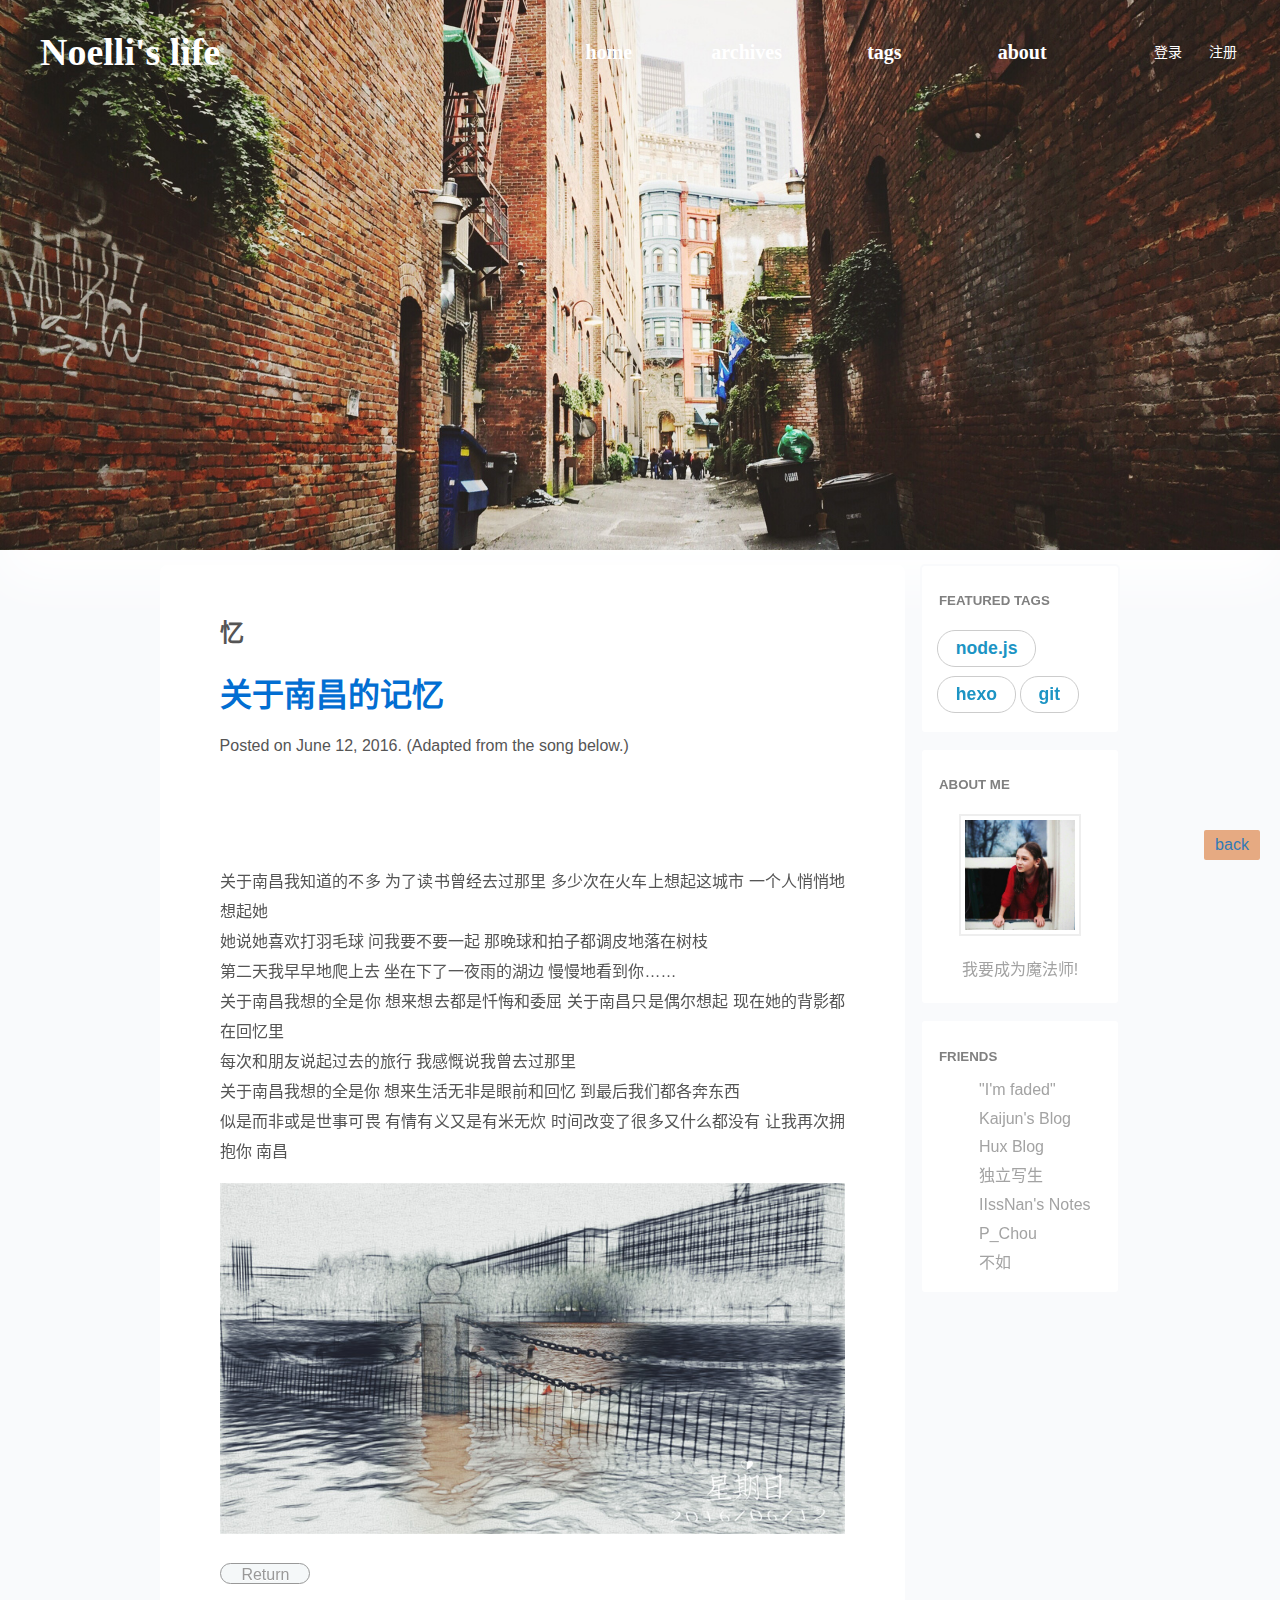
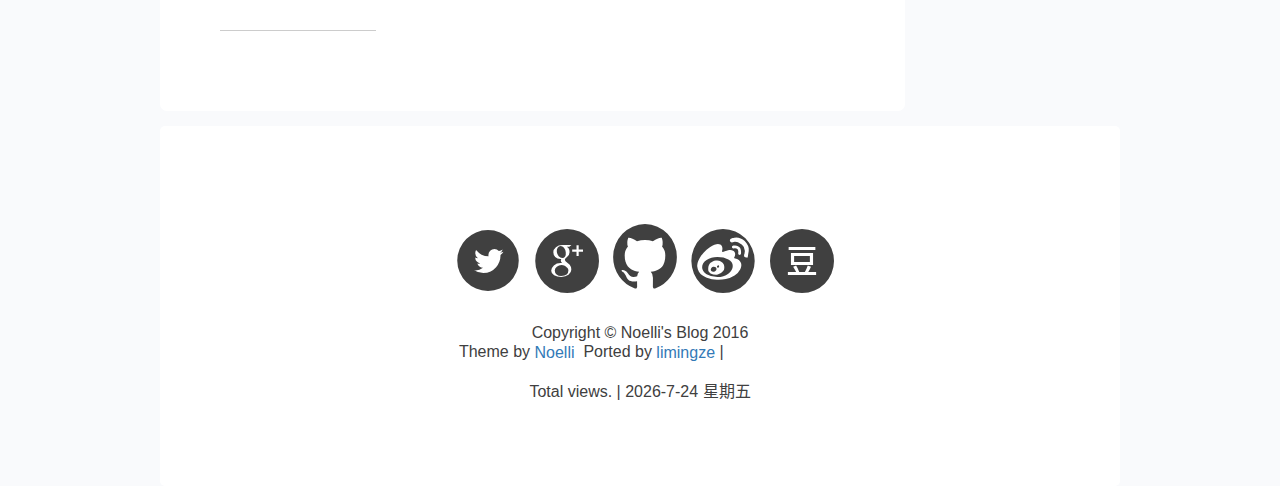
<file: archives/关于南昌的记忆.html>
<!doctype html>
<html lang="zh-cn">
<html xmlns:wb="http://open.weibo.com/wb">
<head>
 <meta http-equiv="Content-Type" content="text/html; charset=utf-8">
 <meta name="viewport" content="width=device-width, initial-scale=1.0">
 <meta http-equiv="X-UA-Compatible" content="IE=edge">
  <meta name="description" content="Noelli's life|蛋糕店的夏天">
  <meta property="wb:webmaster" content="6f5ff67c34ad665f" />
<title>关于南昌的记忆 | Noelli's life</title>
<link href="../CSS/style.css" rel="stylesheet" type="text/css">
<!--  <link href="CSS/bootstrap.css" rel="stylesheet" type="text/css">-->

<!--<link rel="stylesheet" href="//cdn.bootcss.com/font-awesome/4.3.0/css/font-awesome.min.css">-->

  <link href="../jQueryAssets/jquery.ui.core.min.css" rel="stylesheet" type="text/css">
  <link href="../jQueryAssets/jquery.ui.theme.min.css" rel="stylesheet" type="text/css">
  <link href="../jQueryAssets/jquery.ui.button.min.css" rel="stylesheet" type="text/css">
  
<script type="text/javascript" src="../javascript/script.js"></script>
  <script src="../jQueryAssets/jquery-1.11.1.min.js" type="text/javascript"></script>
  <script src="../jQueryAssets/jquery.ui-1.10.4.button.min.js" type="text/javascript"></script>
  <script src="http://tjs.sjs.sinajs.cn/open/api/js/wb.js" type="text/javascript" charset="utf-8"></script>

</head>

<body>
	<div id="backtop">
   		<div id="backnav">
    		<a href="#nav">back</a>
    	</div> 
    </div>
	<div id="outer" class="navbar-custom" >
    	<div id="logo">
    		<a href="http://noelli.cn" target="_blank">Noelli's life</a>
    	</div> 
     	<div id="nav1">  
        	<a href="#" class="menu-ctrl">
                <i class="icon-menu"></i>
            </a>  
            <ul id="top1">
              <li><a href="../index.html">Home</a></li>
              <li><a href="../archives.html">Archives</a></li>
              <li><a href="../tags.html">Tags</a></li>
              <li><a href="../about.html">About</a></li>
            </ul>
        </div> 
        <div id="login-area">
            <ul class="header-unlogin clearfix">
                <li class="header-signin">
                    <a href="form.html" id="js-signin-btn">登录</a>
                </li>
                <li class="header-signup">
                    <a href="form.html" id="js-signup-btn">注册</a>
                </li>
            </ul>
        </div> 
    </div>
    <div id="nav"  > 
    	<!--<img src="image/pcfs4banner.jpg" width="1440" height="517">-->   
<!--            <div id="nav-back"  > 
                <h4>To Be A Lean Developer!</h4>
        	</div>-->
        </div>
<div id="main">       
<div id="container">
  
<div id="post-container">
	        <article class="postone" >
            <header><br>
                <h2>忆</h2>
                <h1><a href="">关于南昌的记忆</a></h1>
                <span>Posted on June 12, 2016. (Adapted from the song below.)</span>
                  <div class="excerpt">
                    <p style="text-indent:0 !important;">
                    <iframe frameborder="no" border="0" marginwidth="0" marginheight="0" width=330 height=86 src="http://music.163.com/outchain/player?type=2&id=25867002&auto=0&height=66"></iframe><br>
                    关于南昌我知道的不多
为了读书曾经去过那里
多少次在火车上想起这城市
一个人悄悄地想起她<br>
她说她喜欢打羽毛球
问我要不要一起
那晚球和拍子都调皮地落在树枝<br>
第二天我早早地爬上去
坐在下了一夜雨的湖边
慢慢地看到你……<br>
关于南昌我想的全是你
想来想去都是忏悔和委屈
关于南昌只是偶尔想起
现在她的背影都在回忆里<br>
每次和朋友说起过去的旅行
我感慨说我曾去过那里<br>
关于南昌我想的全是你
想来生活无非是眼前和回忆
到最后我们都各奔东西<br>
似是而非或是世事可畏
有情有义又是有米无炊
时间改变了很多又什么都没有
让我再次拥抱你 南昌</p>
                     <p style="text-indent:0 !important;"> 
                     <!--<a href="../image/ncgxytianerhu.jpg">-->
                     <img src="../image/ncgxytianerhu.jpg" class="enlarge" width="800" height="449">                 <!--</a>--></p>
                  
                      <p class="article-more-link" align="left">
            			<a href="../archives.html" >Return</a>
        			  </p>
                  </div>
              </header>
              <div class="post-eof" style="margin:40px auto 40px 0em;"></div>
</article>

     <article>   
        <!-- 多说评论框 start -->
	<div class="ds-thread" data-thread-key="关于南昌的记忆" data-title="关于南昌的记忆" data-url="../archives/关于南昌的记忆.html"></div>
<!-- 多说评论框 end -->
<!-- 多说公共JS代码 start (一个网页只需插入一次) -->
<script type="text/javascript">
var duoshuoQuery = {short_name:"geeksnail"};
	(function() {
		var ds = document.createElement('script');
		ds.type = 'text/javascript';ds.async = true;
		ds.src = (document.location.protocol == 'https:' ? 'https:' : 'http:') + '//static.duoshuo.com/embed.unstable.js';
		ds.charset = 'UTF-8';
		(document.getElementsByTagName('head')[0] 
		 || document.getElementsByTagName('body')[0]).appendChild(ds);
	})();
	</script>
<!-- 多说公共JS代码 end -->
	</article>
      </div><!-- post-container END -->
      
      <div id="sidebar-container" style="width: 39px;">
      
                <!-- Featured Tags -->
                
                <section>
  <div id="tag" >
  	<div class="col-txt"> 
      <h5><a href="../tags.html">FEATURED TAGS</a></h5>
    </div>
      <div id="RadioButtons1">
        <input type="radio" name="RadioButtons1" id="Radio1">
        <label for="Radio1">node.js</label>
        <input type="radio" name="RadioButtons1" id="Radio2">
        <label for="Radio2">hexo</label>
        <input type="radio" name="RadioButtons1" id="Radio3">
        <label for="Radio3">git</label>
      </div>
  </div>
                </section>
                <!-- 多余 -->
                
			<div id="sidebar-fix">
                <!-- Short About -->
                <section>
                  <div id="tag" class="col">
                   <div class="col-txt"> 
                    <h5><a href="../about.html">ABOUT ME</a>
                    <div id="wb_follow_btn" ><wb:follow-button uid="3210387355" type="gray_2" width="67" height="24" ></wb:follow-button></div>
                    </h5>
                     <div id="short-about">

                        <img src="../image/avatar.png" width="1013" height="1013">
<p>我要成为魔法师!</p>
                    </div>
                   
						</div>
                    </div>
                </section>
                
                <!-- Friends Blog -->
                <section>
                  <div id="tag" class="col">
                   <div class="col-txt" id="fix"> 
                	<h5>FRIENDS</h5>
                <ul class="list-inline">
						<li><a href="http://noelli.cn" target="_blank">"I'm faded"</a></li>
                        
                        <li><a href="http://blog.kaijun.rocks" target="_blank">Kaijun's Blog</a></li>
                    
                        <li><a href="http://huangxuan.me" target="_blank">Hux Blog</a></li>
                    
                        <li><a href="http://cnfeat.com/" target="_blank">独立写生</a></li>
                    
                        <li><a href="http://notes.iissnan.com/" target="_blank">IIssNan's Notes</a></li>
                    
                        <li><a href="http://www.pchou.info/" target="_blank">P_Chou</a></li>
                    
                        <li><a href="http://ibruce.info/" target="_blank">不如</a></li>
                    
                </ul></div>
                   </div>
                </section>
            </div>
            
<!--  <div id="tag" >
      <h5><a href="tags.html">FEATURED TAGS</a></h5>
      <div id="RadioButtons1">
        <input type="radio" name="RadioButtons1" id="Radio1">
        <label for="Radio1">node.js</label>
        <input type="radio" name="RadioButtons1" id="Radio2">
        <label for="Radio2">hexo</label>
        <input type="radio" name="RadioButtons1" id="Radio3">
        <label for="Radio3">git</label>
      </div>
  </div>-->
</div>
</div>  
 <!--id="container"-->
 </div> <!--id="main"-->
 <div align="center" id="footer">
<!--          <a href="http://www.youtube.com"><img src="image/yt.png" border="0" onMouseOver="this.src='image/yth.png'" onMouseOut="this.src='image/yt.png'" alt="youtube"/></a> -->
	<section class="social" style="background-position-y: -788.667px;">
    <div id="row">
	<!--<a href="https://www.facebook.com/geeksnail" class="social-icon" target="_blank" >&#xe604; </a>-->
    <a href="https://twitter.com/geeksnail" class="social-icon">&#xe61c;</a>
    <a href="https://plus.google.com/111564222830673965582" class="social-icon" target="_blank" data-reactid=".1j0uhvzj20w.2.1.1.2">&#xe607;</a>
    <a href="https://github.com/GeekSnail/" class="social-icon" target="_blank">&#xe640;</a>
    <a href="https://weibo.com/geeksnail" class="social-icon" target="_blank">&#xe603;</a>
    <a href="https://www.douban.com/people/noelli/" class="social-icon" target="_blank">&#xe680;</a>
     </div><br>
         <p class="copyright text-muted">
                    Copyright © Noelli's Blog 2016 
                    <br>
                    Theme by <a href="http://fantacy.noelli.cn">Noelli</a>&nbsp;
                    Ported by <a href="http://noelli.cn">limingze</a> | 
                    <iframe style="margin-left: 2px; margin-bottom:-5px;" frameborder="0" scrolling="0" width="91px" height="20px" src="https://ghbtns.com/github-btn.html?user=geeksnail&amp;repo=fantacy&amp;type=star&amp;count=true">
      				</iframe>
     </p>
  <span id="busuanzi_container_site_pv">
    Total <span id="busuanzi_value_site_pv"></span> views.
  </span> |
 <script>  
   var d = new Date();  
  document.write(d.getFullYear() + "-" +(d.getMonth() + 1) + "-" + d.getDate() + "");  
  document.write(' 星期'+'日一二三四五六'.charAt(new Date().getDay()));  
 </script>  
  
    </section>
</div>

 

</body>
<script type="text/javascript">
$(function() {
	$( "#RadioButtons1" ).buttonset(); 
});
</script>
<script async src="https://dn-lbstatics.qbox.me/busuanzi/2.3/busuanzi.pure.mini.js">
</script>
</html>
</file>
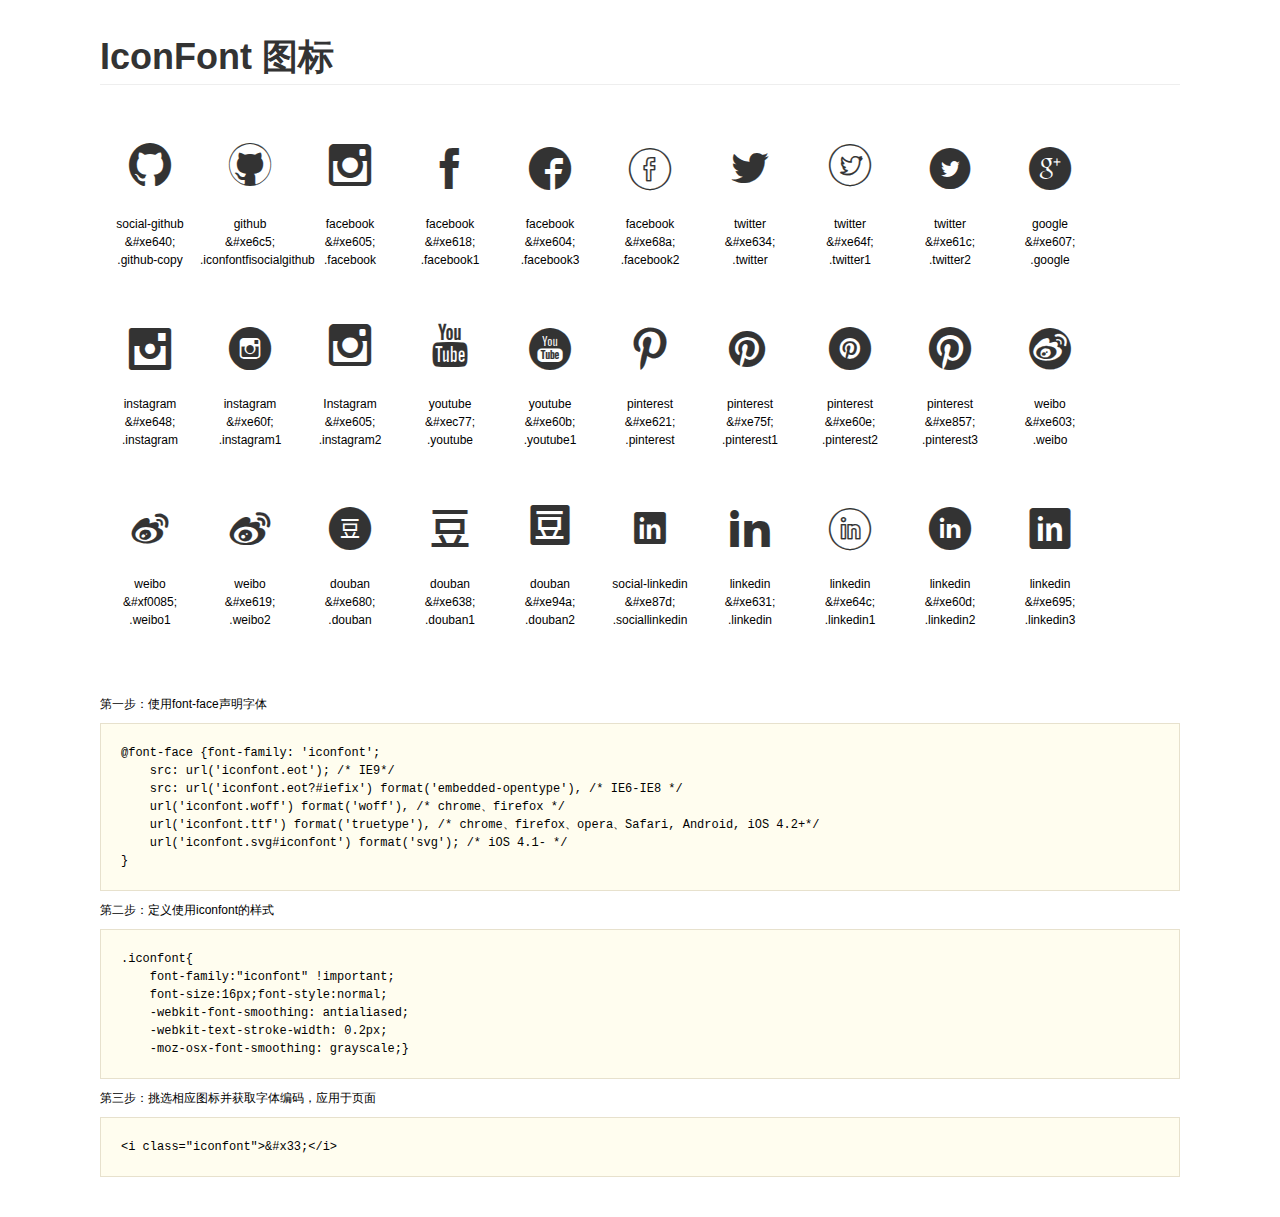
<file: image/icon/demo.html>
<!DOCTYPE html>
<html>
<head>
    <meta charset="utf-8"/>
    <title>IconFont</title>
    <link rel="stylesheet" href="demo.css">
    <link rel="stylesheet" href="iconfont.css">
</head>
<body>
    <div class="main">
        <h1>IconFont 图标</h1>
        <ul class="icon_lists clear">
            
                <li>
                <i class="icon iconfont">&#xe640;</i>
                    <div class="name">social-github</div>
                    <div class="code">&amp;#xe640;</div>
                    <div class="fontclass">.github-copy</div>
                </li>
            
                <li>
                <i class="icon iconfont">&#xe6c5;</i>
                    <div class="name">github</div>
                    <div class="code">&amp;#xe6c5;</div>
                    <div class="fontclass">.iconfontfisocialgithub</div>
                </li>
            
                <li>
                <i class="icon iconfont">&#xe605;</i>
                    <div class="name">facebook</div>
                    <div class="code">&amp;#xe605;</div>
                    <div class="fontclass">.facebook</div>
                </li>
            
                <li>
                <i class="icon iconfont">&#xe618;</i>
                    <div class="name">facebook</div>
                    <div class="code">&amp;#xe618;</div>
                    <div class="fontclass">.facebook1</div>
                </li>
            
                <li>
                <i class="icon iconfont">&#xe604;</i>
                    <div class="name">facebook</div>
                    <div class="code">&amp;#xe604;</div>
                    <div class="fontclass">.facebook3</div>
                </li>
            
                <li>
                <i class="icon iconfont">&#xe68a;</i>
                    <div class="name">facebook</div>
                    <div class="code">&amp;#xe68a;</div>
                    <div class="fontclass">.facebook2</div>
                </li>
            
                <li>
                <i class="icon iconfont">&#xe634;</i>
                    <div class="name">twitter</div>
                    <div class="code">&amp;#xe634;</div>
                    <div class="fontclass">.twitter</div>
                </li>
            
                <li>
                <i class="icon iconfont">&#xe64f;</i>
                    <div class="name">twitter</div>
                    <div class="code">&amp;#xe64f;</div>
                    <div class="fontclass">.twitter1</div>
                </li>
            
                <li>
                <i class="icon iconfont">&#xe61c;</i>
                    <div class="name">twitter</div>
                    <div class="code">&amp;#xe61c;</div>
                    <div class="fontclass">.twitter2</div>
                </li>
            
                <li>
                <i class="icon iconfont">&#xe607;</i>
                    <div class="name">google </div>
                    <div class="code">&amp;#xe607;</div>
                    <div class="fontclass">.google</div>
                </li>
            
                <li>
                <i class="icon iconfont">&#xe648;</i>
                    <div class="name">instagram</div>
                    <div class="code">&amp;#xe648;</div>
                    <div class="fontclass">.instagram</div>
                </li>
            
                <li>
                <i class="icon iconfont">&#xe60f;</i>
                    <div class="name">instagram</div>
                    <div class="code">&amp;#xe60f;</div>
                    <div class="fontclass">.instagram1</div>
                </li>
            
                <li>
                <i class="icon iconfont">&#xe605;</i>
                    <div class="name">Instagram</div>
                    <div class="code">&amp;#xe605;</div>
                    <div class="fontclass">.instagram2</div>
                </li>
            
                <li>
                <i class="icon iconfont">&#xec77;</i>
                    <div class="name">youtube</div>
                    <div class="code">&amp;#xec77;</div>
                    <div class="fontclass">.youtube</div>
                </li>
            
                <li>
                <i class="icon iconfont">&#xe60b;</i>
                    <div class="name">youtube</div>
                    <div class="code">&amp;#xe60b;</div>
                    <div class="fontclass">.youtube1</div>
                </li>
            
                <li>
                <i class="icon iconfont">&#xe621;</i>
                    <div class="name">pinterest</div>
                    <div class="code">&amp;#xe621;</div>
                    <div class="fontclass">.pinterest</div>
                </li>
            
                <li>
                <i class="icon iconfont">&#xe75f;</i>
                    <div class="name">pinterest</div>
                    <div class="code">&amp;#xe75f;</div>
                    <div class="fontclass">.pinterest1</div>
                </li>
            
                <li>
                <i class="icon iconfont">&#xe60e;</i>
                    <div class="name">pinterest</div>
                    <div class="code">&amp;#xe60e;</div>
                    <div class="fontclass">.pinterest2</div>
                </li>
            
                <li>
                <i class="icon iconfont">&#xe857;</i>
                    <div class="name">pinterest</div>
                    <div class="code">&amp;#xe857;</div>
                    <div class="fontclass">.pinterest3</div>
                </li>
            
                <li>
                <i class="icon iconfont">&#xe603;</i>
                    <div class="name">weibo</div>
                    <div class="code">&amp;#xe603;</div>
                    <div class="fontclass">.weibo</div>
                </li>
            
                <li>
                <i class="icon iconfont">&#xf0085;</i>
                    <div class="name">weibo</div>
                    <div class="code">&amp;#xf0085;</div>
                    <div class="fontclass">.weibo1</div>
                </li>
            
                <li>
                <i class="icon iconfont">&#xe619;</i>
                    <div class="name">weibo</div>
                    <div class="code">&amp;#xe619;</div>
                    <div class="fontclass">.weibo2</div>
                </li>
            
                <li>
                <i class="icon iconfont">&#xe680;</i>
                    <div class="name">douban</div>
                    <div class="code">&amp;#xe680;</div>
                    <div class="fontclass">.douban</div>
                </li>
            
                <li>
                <i class="icon iconfont">&#xe638;</i>
                    <div class="name">douban</div>
                    <div class="code">&amp;#xe638;</div>
                    <div class="fontclass">.douban1</div>
                </li>
            
                <li>
                <i class="icon iconfont">&#xe94a;</i>
                    <div class="name">douban</div>
                    <div class="code">&amp;#xe94a;</div>
                    <div class="fontclass">.douban2</div>
                </li>
            
                <li>
                <i class="icon iconfont">&#xe87d;</i>
                    <div class="name">social-linkedin</div>
                    <div class="code">&amp;#xe87d;</div>
                    <div class="fontclass">.sociallinkedin</div>
                </li>
            
                <li>
                <i class="icon iconfont">&#xe631;</i>
                    <div class="name">linkedin</div>
                    <div class="code">&amp;#xe631;</div>
                    <div class="fontclass">.linkedin</div>
                </li>
            
                <li>
                <i class="icon iconfont">&#xe64c;</i>
                    <div class="name">linkedin</div>
                    <div class="code">&amp;#xe64c;</div>
                    <div class="fontclass">.linkedin1</div>
                </li>
            
                <li>
                <i class="icon iconfont">&#xe60d;</i>
                    <div class="name">linkedin</div>
                    <div class="code">&amp;#xe60d;</div>
                    <div class="fontclass">.linkedin2</div>
                </li>
            
                <li>
                <i class="icon iconfont">&#xe695;</i>
                    <div class="name">linkedin</div>
                    <div class="code">&amp;#xe695;</div>
                    <div class="fontclass">.linkedin3</div>
                </li>
            
        </ul>


        <div class="helps">
            第一步：使用font-face声明字体
            <pre>
@font-face {font-family: 'iconfont';
    src: url('iconfont.eot'); /* IE9*/
    src: url('iconfont.eot?#iefix') format('embedded-opentype'), /* IE6-IE8 */
    url('iconfont.woff') format('woff'), /* chrome、firefox */
    url('iconfont.ttf') format('truetype'), /* chrome、firefox、opera、Safari, Android, iOS 4.2+*/
    url('iconfont.svg#iconfont') format('svg'); /* iOS 4.1- */
}
</pre>
第二步：定义使用iconfont的样式
            <pre>
.iconfont{
    font-family:"iconfont" !important;
    font-size:16px;font-style:normal;
    -webkit-font-smoothing: antialiased;
    -webkit-text-stroke-width: 0.2px;
    -moz-osx-font-smoothing: grayscale;}
</pre>
第三步：挑选相应图标并获取字体编码，应用于页面
<pre>
&lt;i class="iconfont"&gt;&amp;#x33;&lt;/i&gt;
</pre>
        </div>

    </div>
</body>
</html>
</file>
<file: CSS/style.css>
/*@import url("../../webfonts/SLIPSTRM/stylesheet.css");
@import url("../../webfonts/STXINWEI/stylesheet.css");*/
@font-face {font-family: 'iconfont';
    src: url('../image/icon/iconfont.eot'); /* IE9*/
    src: url('../image/icon/iconfont.eot?#iefix') format('embedded-opentype'), /* IE6-IE8 */
    url('../image/icon/iconfont.woff') format('woff'), /* chrome、firefox */
    url('../image/icon/iconfont.ttf') format('truetype'), /* chrome、firefox、opera、Safari, Android, iOS 4.2+*/
    url('../image/icon/iconfont.svg#iconfont') format('svg'); /* iOS 4.1- */
	  font-weight: normal;
  font-style: normal;
}

.iconfont{
    font-family:"iconfont" ;
    font-size:16px;font-style:normal;
    -webkit-font-smoothing: antialiased;
    -webkit-text-stroke-width: 0.2px;
    -moz-osx-font-smoothing: grayscale;
	}
body,html
{
	height:auto;
	font-family:"lucida grande", "lucida sans unicode", lucida, helvetica, "Hiragino Sans GB", "Microsoft YaHei", "WenQuanYi Micro Hei", sans-serif, "iconfont";
	/*font-family: 'Lato', "PingFang SC", "Microsoft YaHei", sans-serif;*/
	font-size:16px;
	color: #555;;
	padding:0 !important;
	margin:0 !important;
	background: #f9fafc !important;
	/*background: #dddfc2;*/
	min-width:450px;
	width: 100%;
	/*border: 1px solid #F39;	*/
}
/*h1, h2, h3, h4, h5, h6 {
    margin: 0;
    padding: 0;
}*/
ul{
	list-style: none;	
	}
li {
    display: list-item;
    text-align: -webkit-match-parent;
}
a{
	color: #337ab7;
}
#container, #main, #footer, #register-container {
	
	height: auto ;
	width: 960px !important;
	margin-top: 15px;
	margin-right: auto;
	margin-bottom: 15px;
	margin-left: auto;
	padding:0px;
		 border-radius: 5px;/*设置图像圆角效*/
    -webkit-border-radius: 5px;/*圆角效果：兼容webkit浏览器*/
    -moz-border-radius:5px;
	/*min-width: 400px;*/
	/*border: 1px dashed #00F;*/
}
#register-container{
	background-color:#FFF;
	box-shadow:0px 0px 8px #dddfc2;
}
#container{
	display: box;
	display: -moz-box;
	display: -webkit-box;
	
}
#main {
	height: auto;
	width: 90%;
	
/*	margin-top: 0px;
	margin-right: auto;
	margin-bottom: 15px;
	margin-left: auto;
	padding:0px;
	min-width: 400px;*/
	/*border: 1px dashed #00F;*/
}
#outer, #header {
	height: 50px;
	width: 100%;/*这两个区块独立于container和main之外，宽度为什么和它们一样？不应该是100%吗？*/
	/*padding-left: 15%; *//*所有内容左内边距15%*/
	/*padding-right: 15%;*/ /*所有内容右内边距15%*/
	/*color: rgba(255,255,255,1.00);*/
	font-family: "MV Boli";
	font-weight: bolder;
	font-size: 38px;
	text-align: left;
	display:flex; /*盒模型*/
	padding: 30px 0px 0px 40px;
	line-height: 100%;
	/*min-width: 400px;*/
	/*border: 1px dashed #00F;*/
}
#logo{
	/*border: 1px dashed #00F;*/
	/*margin-left: auto;*/
	min-width: 185px;
	padding: 0px 0px 0px 0px;
	}
#outer {
	    box-sizing: border-box;/
	background-color: rgba(0,0,0,0);
	/*background: linear-gradient(to top, rgba(0,0,0,0.5), rgba(0,0,0,0.7));*/
	min-width: 450px;
	position:absolute;
	line-height:120%;
	z-index:2010;
}
/*body .outerfixed {
      padding: 15px auto 15px auto !important;
}*/
#header{
	margin-bottom: 5px;
	background-color: rgba(0,0,0,1);
	/*background: -webkit-linear-gradient(bottom, rgba(0,0,0,0.5), rgba(0,0,0,0.8));*/ /* Safari 5.1 - 6.0 */
   /* background: -o-linear-gradient(top, rgba(0,0,0,0.5), rgba(0,0,0,0.8)); *//* Opera 11.1 - 12.0 */
    /*background: -moz-linear-gradient(top, rgba(0,0,0,0.5), rgba(0,0,0,0.8));*/ /* Firefox 3.6 - 15 */
    /*background: linear-gradient(to top, rgba(0,0,0,0.5), rgba(0,0,0,0.8));*/ /* 标准的语法（必须放在最后） */
	min-width: auto;
}
#header a, #outer a{
	color: #FFF ;
	text-decoration: none;	
}
#outer.is-fixed a {
    color: #404040;/**/
	
}
#nav1{
	height: 100%;
	width: 600px; /*宽度右对齐,大小为container的70%*/
	/*border: 1px dashed #CF0;*/
	/*margin-right: 1%;*/
	margin-left: auto; /*左边距随窗口大小自动*/
	-box-flex: 1; 
	-moz-box-flex: 1;
	-webkit-box-flex: 1;
	display:flex;
	/*min-width: 55px;*/
}
#nav1 #top1 {
	
	width: 100%; /*宽度是nav1的80%*/
	margin-left: auto;
	margin-top: 0px;
	margin-bottom: 0px;
	/*margin-right: 0%; *//*距离nav1的右边距，为什么没有效果？？*/
	/*height: auto;*/
	/*border: 1px dashed #E5F;*/
	/*min-width: 305px;*/
}
.textcolor{
	/*color: #FFF;*/
}

#nav1 ul li  {
	font-size:24px;
	width: 24.6%; /*从左边固定位置开始向右，每一个li的宽度*/
	list-style-type: none; 
	text-align: center;
	display: block; 
	float: left;
	/*	height: 30px;*/ /*li边框的高度*/
	/*line-height: 25px; *//*设置文字行高，可使文字垂直位置变化*/
	/*	color: #FFF; /*文字颜色*/*/
	/*border: 1px dashed #00F;*/
	/*border-bottom: 1px solid #ddd;*/ 
	/*min-width: 75px;*/
}

#nav1 a {
    /*color: #eee;*/ /*超链接文本颜色*/
    font-size: 20px;
    line-height: 45px; /*一行字符的高度*/
    /*display: inline-block;*/
    /*font-weight: bold;*/
    /*margin: 0 22px 10px 22px;*/
    text-decoration: none ;
    position: relative; /*相对上面的header，区块突出，不继承灰黑色，使color白色突出*/
    text-transform: lowercase; /*英文字体大小写转换*/
	-webkit-transition: background-color 0.3s;
	-moz-transition: background-color 0.3s;
	transition: background-color 0.3s;
    display: block; /*超链接区域扩大到（填满）整个li*/
	transition: all 0.5s; 
}
#nav1 .navcol, #outer .navcol, #header .navcol{
	color:#666; 
	/*transition: all 0.3s ease-out;*/
	transition: border 0.2s ease-out,color 0.2s ease-out;
}
#login-area {
	margin-right:0 !important;	
}

#nav1 .navcol:hover, #nav1 .navcol:active,
#login-area ul li .navcol:hover, #login-area ul li .navcol:active{
	color:#FFF; 
	background-color: rgba(165,180,0,0.75);
}
#login-area ul li .navcol:hover, #login-area ul li .navcol:active{
	 background-color: rgba(160,170,0,0.8);
}
.menu-icon, .menu-icon:before{
	background-color: #666 !important;
}
#nav1 ul li a:hover,
#nav1 ul li a:active {
  /*color: #fff;*/
  color:rgba(255,255,255,0.7);
  /*background-color: #787d82;*/
  /*background-color: #787b00;*/
  background-color: rgba(150,160,0,0.9);
  /*border-top: 1px solid #ddd;*/
  /*border-bottom: 1px solid #ddd;*/
  /*border: 1px solid #FFF;*/
}

#login-area {
    /*float: right;*/
    /*position: relative;*/
	/*margin: 0;
    padding: 0;
	display: block;*/
	font: 12px "Microsoft Yahei", "Hiragino Sans GB", Helvetica, "Helvetica Neue", "微软雅黑", Tahoma, Arial, sans-serif;
    color: #14191e;
	/*border: 1px dashed #00F;*/
	margin-right: 40px;
	width: 180px;
	height: 100%;
	/*-box-flex: 1; 
	-moz-box-flex: 1;
	-webkit-box-flex: 1;*/
	display:flex;
}
#login-area ul {
	margin-top: 0;
	/*margin-left: 30px;*/
	height: 100%;
	/*min-width: 110px;*/
	/*border: 1px dashed #FFF;*/
    /*display: block;*/
    /*-webkit-margin-before: 1em;
    -webkit-margin-after: 1em;*/
    /*-webkit-margin-start: 0px;
    -webkit-margin-end: 0px;*/
    /*-webkit-padding-start: 40px;*/
}
/*.clearfix:after {
    content: '\0020';
    display: block;
    height: 0;
    clear: both;
    visibility: hidden;
}*/
.header-unlogin li {
    float: left;
	/*border: 1px dashed #FFF;*/
}
.header-signin a, .header-signup a{
    display: block;
	font-size: 14px;
    text-align: center;
    width: 55px;
    height: 45px;
    line-height: 45px;
	/*background-color: #000;*/
    /*color: #787d82;*/
    -webkit-transition: background-color 0.3s;
    -moz-transition: background-color 0.3s;
    transition: background-color 0.3s;
}

#login-area ul li a:hover,
#login-area ul li a:active {
	background-color: #788d22;
	
	/*border: 1px solid #FFF;*/
}
:link, :visited, ins {
    text-decoration: none; /*去掉链接的下划线*/
}

a, input, button {
    outline: none;
}
#nav {
	background-image: url(../image/xiangzi-1.jpg);
	height: 550px;
	width: 100% !important;
	margin-top: 0px;
	margin-bottom: 0px;
	/*border: 1px dashed #00F;*/
	/*background-color: rgba(200,75,255,0.25);*/
	margin-right: 0px;
	margin-left: 0px;
	background-attachment: scroll;
	-webkit-background-size: cover;
	-moz-background-size: cover;
	background-size: cover;
	-o-background-size: cover;
	margin-bottom: 0;
	background-repeat: no-repeat;
	background-position: center center;
	box-shadow: 2px 30px 50px #FFF;
	/*-moz-box-shadow: 0px 5px 5px #FFF;
	-webkit-box-shadow: 0px 5px 5px #FFF;*/
}
#nav #nav-back{
	background-color: rgba(0,0,0,0.5);	
	height:100%;
}
#nav #nav-con {
	
	/*width:100%;*/
	height:100%;	
	z-index:1;
}
#nav #nav-intro {
	padding:240px 0;
	margin-left:23%;
	
	width:54%;
	height:20%;
	text-align: center;
	z-index:1;
}
#nav #nav-intro h1 {
	border-radius:10px;
	border: 3px solid #FFF;
	font-size:45px;
	margin-top:0;
	color:#FFF;
	z-index:2010;
}
/*#nav #nav-back{
	position:absolute !important;
	height: inherit;
	width: 100%;
	text-align: center;
	padding:300px 0;
	color:#FFF;
	font-size: 40px;
	border: 1px dashed #00F;
}*/
/*#nav img{
	width: 100%;
}*/
#main #content {
	width: 100%;
	margin-top: 10px ;
	margin-right: auto;
	margin-bottom: 15px;
	margin-left: auto;
	padding-bottom: 15px;
	/*border: 1px dashed #00F;*/
	display: box;
	display: -moz-box;
	display: -webkit-box;
	background-color: #FFF;
}
article{
	/*border: 1px dashed #00F;*/
	width: 84%;
	margin-top: 10px;
	margin-bottom: 15px;
	margin-left: 8%;
	margin-right: 8%;
/*	padding-left: 10%;
	padding-right: 10%;*/
	/*background-color: #FFF;*/
}
#main .about-me{
	background-color: #FFF;
	width: 80%;
		margin-left: 0;
		padding-left:10%;
		padding-right:10%;
	/*margin-right: 0;*/
}
/*.article-more-link{
	display: block;
	float:right;
}*/
.article-more-link a {
	display: inline !important;
	line-height: 1em;
	padding: 0.1em 1.2em 0 1.3em;
/*	padding-left:20px;
	padding-top:2px;
	padding-right:20px;*/
	-webkit-border-radius: 15px;
	border-radius: 13px;
	background: #f5f8f9;
	color: #999;
	text-shadow: 0 1px #fff;
	text-align: left !important; 
	text-indent:1.5em; 
	font-style: normal;
	font-weight: lighter;
	margin-left:-2em;
	border: 1px solid #999;
	
}
article .postone{
	
	}
#content #left {
	/*display: box;*/
	margin-top: 20px;
	margin-right: 20px;
	margin-bottom: 0px;
	margin-left: 20px;
	width: 55%;
	-box-flex: 1;
	-moz-box-flex: 1;
	-webkit-box-flex: 1;
}
#left img{
	min-height: 150px;
	width: 100%;
	height: 100%;
}
#content #right {
	/*display: box;*/
	margin-top: 20px;
	margin-right: 20px;
	margin-bottom: 5px;
	margin-left: 0px;
	/*border: 1px dashed #090;*/
	/* [disabled]width: 45%; */
	-box-flex: 1;
	-moz-box-flex: 1;
	-webkit-box-flex: 1;
	background-color: rgba(202,232,1,0.77) ;
	/*background-color:#D9FD0F;*/
	/*color: #b8c1c3;*/
}

#footer {
	/*border: 1px dashed #090;*/
	/*height: auto;*/
	width: 100%;
	margin-top: 15px;
	margin-right: auto;
	margin-left: auto;
	background-color: rgba(255,255,255,1);
	  /*  background: #F0F0E3;*/
	margin-bottom: 0px;	
	/*box-shadow: 0px  0.5px 5px #CCC;*/
	/*overflow:hidden;*/
	/*text-align:center;*/
/*	display:table;*/
	/*position: relative;*/
}
#footer a{
	/*display:table-cell;*/
	vertical-align:middle;
	/*width:200px;
	height:140px;*/
}
#footer a img{
	vertical-align:middle;
	max-height:120px;
}

/** {
    -webkit-box-sizing: border-box;
    -moz-box-sizing: border-box;
    box-sizing: border-box;
}*/
img {
	
	position: static;
	height: 50%;
	width: auto;
	/*min-width: 100px;
	min-height: 100px;*/
}

#right p,header p{
	-box-flex: 1;
	-moz-box-flex: 1;
	-webkit-box-flex: 1;
	text-align: justify;
	width: 100%;
	
}
#right p{
	text-align: center;
}
header p{
	text-align: justify;
	line-height: 30px;
	text-indent: 2em;	
}
header p img{
	width:100%;
	height:auto !important;	
}

/*article*/
header a{
	font-weight: 600;
	color: #026ed2;
	border-bottom: 3px solid transparent;
	-webkit-transition: border 0.2s ease-out,color 0.2s ease-out;
	-moz-transition: border 0.2s ease-out,color 0.2s ease-out;
	-ms-transition: border 0.2s ease-out,color 0.2s ease-out;
	-o-transition: border 0.2s ease-out,color 0.2s ease-out;
	transition: border 0.2s ease-out,color 0.2s ease-out;
	text-decoration: none;
}
	
.three a{
	text-align: center;
}
.post_img {
	width: 100%;
	margin-left: auto;
	margin-right: auto;
}
.post_img img{
	width: 80%;
}
.post_date ,.txt，.jiathis_style{
	width: 90%;
	margin-left: auto;
	margin-right: auto;
	text-align: center;
}
.txt{
	text-align: justify;
	text-indent: 2em;	
	line-height: 30px;
	/*border: 1px dashed #00F;*/
	}

.jiathis_style{
	height: 18px;
	position:relative;
	padding-left:70%;
}
.icon-menu{
	background: #FFF;
	/*border: 1px dashed #C30;*/
	}
@media screen and (max-width: 720px){
	#main #content, #container{	
	top: 10px;
	display: table;
	padding-bottom: 10px;
	/*border: 1px dashed #00F;*/
	}
	#main, #container, #footer, #register-container{	 
	width: auto !important;
	/*margin-right: 500px !important;*/
	}
	#main, #container{	 
	width: 100% !important;
	}
	#main #content{	 
	/*width: 50% !important;*/
		margin-right: 15px ;
		margin-left: 15px ;
		width:auto;
	}
	#content #right, #container #sidebar-container {
	/*display: inherit;*/
	margin-top: 10px;
	margin-left: 15px;
	/*margin-bottom: 0px;*/
	margin-right: 15px;
	padding:3px;
	width: auto !important;
	}/*右边的诗歌区块下移*/
	#sidebar-container #tag {
    padding-left: 10% !important;
}
	#content #left, #container #post-container {
		margin-top: 15px;
		margin-left: 15px;
		margin-right: 15px;
		width: auto !important;}/*左边的图像填满content*/
	#container #post-container , #container #sidebar-container {
		width: auto ;}
		

	#container #post-container #item1 .status-item {
		padding:0 0 0 0 !important;
	}
	.posts-collapse {
	width: 400px !important;
	margin-right: 20px !important;
}
	#content #right {
	/*display: inherit;*/
	margin-top: 10px;
	margin-left: 15px;
	/*margin-bottom: 0px;*/
	margin-right: 15px;
	padding:3px;
	width: auto;
	}/*右边的诗歌区块下移*/
	#content #left {
		margin-top: 15px;
		margin-left: 15px;
		margin-right: 15px;
		width: auto;}/*左边的图像填满content*	
	#nav1 .menu-ctrl {
    /*display: inline-block;*/
    /**display: inline;*/
    /**zoom: 1;*/
    /*visibility: visible;*/
    /*width: 60px;*/
   /* height: 60px;
    line-height: 60px;*/
    /*opacity: 1;*/
/*    -webkit-transform: translateX(0);
    -ms-transform: translateX(0);
    transform: translateX(0);*/
    /*font-size: 24px;*/
    /*overflow: visible;*/
	
 /* margin: 15% auto;*/
 /* display: block;*/
/*  width: 45px;
  height: 45px;*/
/*  position: relative;*/
 /* display: block;*/
  /*width: 1.5em;
  height: 0.20em;
  background: #FFF;*/
 /* border-radius: 3px;
  cursor: pointer;
  transition: transform .2s ease;*/
  
.menu-ctrl:before, .menu-ctrl:after {
  border-radius: 3px;
  transition: transform .3s ease;
}
.menu-ctrl, .menu-ctrl:before,
.menu-icon, .menu-icon:before{
  content: '';
  display: block;
  position: absolute;
  width: 1.5em;
  height: 0.20em;
  top: -0.5em;
  background: #FFF;
}
.menu-ctrl {
  top: 0.2em;
}
.menu-icon, .menu-icon:before{
	/*border: 1px dashed #F00;*/
	top: -0.2em;
	margin-top:0.7em;

  background: #666;
}
/*.menu-ctrl:after {
  top: 0.5em;
}*/
/*.icon-menu:before {
    content: '';
  display: block;
  position: absolute;
  width: 5em;
  height: 0.20em;
   top: -0.5em;
  background: #FFF;
}*/
  #nav1 {
    position: relative;
	/*width: 10%;*/
	margin-left: 2%;
  }

  #nav1:hover #top1 {
    display: block;
	
  }
  #header #nav1:hover #top1 {
    width: 80%;
  } 
  #outer #nav1:hover #top1 {
    /*width: 70%;*/
  } 
  #nav1 #top1 {
    display: none;
    position: absolute;
    left: 0px;
    top: 18px; /*相对nav1的垂直位置*/
	margin: 12.9px 0 0 0;
	padding: 0%;
	border-radius: 4px !important;
    /*background-color: rgba(70,80,20,0.9);*/
	background-color: rgba(100,120,30,0.5);
	border: 1px solid rgba(150,160,0,0.9); 
	box-shadow:0px 1px 6px rgba(200,200,200,0.8);  
  }
  #nav1 .top1fixed {
	background-color: rgba(255,255,255,0.9) !important;
	box-shadow:0px 1px 8px rgba(200,200,200,0.8);  
  }
  #nav1 #top1 li {
    float: none;
    margin: 0%;
    width: 100%; /*每个li区块的宽度*/
  }
  #nav1 #top1 li a {
	  
    text-align: center;
	border-radius: 4px !important;
  }

.user_item{
	  /*max-width: 100px;*/
	  width: 27% !important;
	  }
	/*#login-area {
		width: 19%;
    }*/
#login-area .header-signin a, .header-signup a{
    width: 48px;
	}  
 .status-item .bd .content{
	padding-left: 5px !important;
	padding-right: 10px !important;
	padding-top: 30px;
	padding-bottom: 10px;
	overflow: auto !important;	 /*border: 1px dashed #F00;*/
	}
	 .status-item .bd .content .desc{
	overflow: auto !important;	
	}
	.tiles {
    margin: -0.4em 1.25em 2.5em 0 !important;
}
.tiles article {
    width: calc(50% - 1.25em) !important;
    margin: 1.25em 0 0 1.25em !important;
}
#nav #nav-intro {
    margin-left: 15%;
    width: 70%;
}
#nav #nav-intro h1 {
    border: 0px;
	font-size:50px;
	font-weight:700;
}

}
@media screen and (max-width:400px) {#right{font-size:16px;}
#logo{
	margin-left:auto;
} 
#nav1{
	width:20%;/*这个大小正好把字母包含进去*/
}
#header,#outer {
	padding-left:0px;
}
#nav1 #top1 {
	width: 100%;
}

}
@media screen and (max-width:640px) {#right{font-size:16px;}  
#outer{
    padding-left:10px !important;
}
#nav #nav-intro {
    padding: 150px 0 !important;
}
#nav #nav-intro {
    margin-left: 10%;
    width: 80%;
}
#login-area ul{
	margin-top:-6px;	
}
#logo{
	margin-right: 10px;
	margin-top: -4px;
}
#nav1{
	width: 20%;
	    padding-left: 30px;
}
#nav1 .menu-ctrl, #nav1 .menu-icon {
	/*margin: 14%  auto;*/
	margin: 20px 33% auto auto;
	/*margin-left: 12%;*/
}
#nav1 #top1 {
	width: 120%;
}
/*.user_item{
	 max-width: 70px;
	}*/
	#main #content, #container #post-container,#container #sidebar-container {	 
	/*width: 100% !important;*/
	padding:0 0 10px 0 !important;
	   /* padding-bottom: 10px;*/
	margin:0 0 0 0 !important;
	/*margin-right:0px !important;*/
	/*border: 1px dashed #000; */
	
	}
	#sidebar-container .col{
	border-left: none !important;
	border-right: none !important;
	
	border-top: none !important;
}
	#container #post-container{
	    padding-bottom: 40px !important;
		}	
	#main, #container #post-container, #footer, #tag {
		    /*设置图像圆角效果*/
			border-radius: 0px !important;
    -webkit-border-radius: 0px !important;/*圆角效果：兼容webkit浏览器*/
    -moz-border-radius:0px !important;
	}
	#container #item1, #container #tag {
    border-top: 1px solid #dddfc2 !important;
	border-bottom: 1px solid #dddfc2 !important;
	border-left: 0 !important;
	border-right: 0 !important;
	}
	#container #post-container #item1 .status-item .usr-pic img {
		height:20% !important;
		/*padding-left:15px !important;*/
		margin-right: -8px !important;
	}
	#post-container .content-wrap {
	
    padding-left:16%;
}
	.posts-collapse {
	width: 327px !important;
	margin-right: 0px !important;
	margin-left: 0px !important;
	padding-right:0 !important;
}
#nav {
	height: 360px;
}
#nav #nav-intro {
    margin-left: 0;
    width: 100%;
}
#nav #nav-intro h1 {
    border: 0px;
    font-size: 50px;
	font-weight:700;
}
#login-area {
	/*margin-left:auto;*/ /*为什么它会影响logo的位置变化*/
	margin: 2px auto auto auto ;
}
#login-area ul {
	margin-left: 39%;
    margin-right: 0px;
    padding-left: 0;
  }
 #login-area .header-signin a, .header-signup a{
    width: 40px;
	margin-top:5px;
	}
#container #content #banner ul li img {
	/*max-height: 290px !important;*/
	height:480px !important;
}
#container #content #banner ul {
	/*margin-left: 5% !important;*/
	margin: 10% !important;
}
#container #content #banner ul li {
	/*margin-right: 5% !important;*/
	margin-bottom: 12% !important;
	height:480px !important;
	/*height: 490px !important;*/
	/*border: 1px dashed #000;*/
}
  .user_item{
	  /*max-width: 100px;*/
	  width: 20% !important;
	  }
.tiles article {
    width: 100% !important;
    margin: 2.5em 1.25em 0 2.5em !important;
}

.about-me{
/*box-shadow:0px 0px 50px #FFF;*/	
padding-top:10px !important;
margin-top:0;
margin-bottom:0;
}
#main,#footer,#container,#post-container,#sidebar-container,#register-container,#tag {
	margin-top:0 !important;
	margin-bottom:0 !important;
	box-shadow:0px 10px 50px #FFF;
}
#main #content{
padding-left:10% !important;	
padding-right:10% !important;	
}
#main #left, #main #right{
margin:0 0 30px 0 !important;	
}
#main #right{
padding-top:20px;	
padding-bottom:20px;
}
#main,#container {
	background:#FFF !important;	
}
 #sidebar-container  #tag{
	padding-top:0 !important;
	padding-left:10% !important;
	/*margin-top: -5px !important;*/
}
.ui-widget {
    font-size: 1em !important;
}
#footer, #sidebar-container #tag {
	/*border-top: 1px solid #dddfc2 !important;*/
}

}
@media (min-width:640px) and (max-width:720px) {#right{font-size:16px;} #nav1{
	width: 30%;
} 
#nav1 #top1 {
	width: 100%;
}
#nav1 .menu-ctrl,#nav1 .menu-icon {
	margin: 10%  auto;
}
#nav {
	height: 400px;
}
#nav #nav-intro {
    padding: 165px 0 ;
}
#login-area {
	margin-left: auto;
}
#login-area ul {
	margin-top: -2.5px;
}
#login-area .header-signin a, .header-signup a{
    width: 45px;
	}
	#container #post-container, #footer, #tag {
		    /*设置图像圆角效果*/
			border-radius: 3px ;
    -webkit-border-radius: 3px importany!;/*圆角效果：兼容webkit浏览器*/
    -moz-border-radius:3px;
	}
#container #content #banner ul li img {
	height: 320px !important;
}
#container #content #banner ul{
	
	margin-left: 5% !important;
}
#container #content #banner ul li {
	
	margin-right: 5% !important;
}
}
@media (min-width:720px) and (max-width:800px) {
#content #right{
	font-size:8px;
	width: 30%;
} 
#content #left{
	font-size:8px;
	width: 70%;
} 
#nav1{
	width: 50%;
} #nav1 #top1 {
	width: 100%;
	margin-left: 0%;
}
#login-area {
	width: 17.5%;
}
#login-area ul {
	margin-left: -35px;
}
#login-area .header-signin a, .header-signup a{
    width: 45px;
    /*height: 30px;
    line-height: 30px;*/
	}
#nav {
	height: 400px;
}  
#nav #nav-intro {
    padding: 165px 0;
}
#nav #nav-intro {
    margin-left: 15%;
    width: 70%;
}
#main, #container, #footer, #register-container {
	width: 700px !important;
}
	.posts-collapse {
	width: px !important;
	margin-right: 40px !important;
}
#content #right, #container #sidebar-container{
	width:auto !important;
}
#sidebar-container #tag {
    padding-left: 10% !important;
}
#container #content #banner ul li img {
	height: 320px !important;
}
#container #content #banner ul{
	
	margin-left: 5% !important;
}
#container #content #banner ul li {
	
	margin-right: 5% !important;
}
 .status-item .bd .content{
	padding-left: 15px !important;
	}
  .user_item{
	  /*max-width: 100px;*/
	  width: 30% !important;
	  }
/*	.tiles {
    margin: -0.4em 1.25em 2.5em 0 !important;
}*/

	.tiles article {
    width: calc(50% - 2.5em) !important;
    margin: 2.5em 0 0 2.5em !important;
}
}
@media screen and (max-width: 800px){
	#container{	
	top: 10px;
	display: table;
	padding-bottom: 10px;
	}
	 #container{	 
	width: auto;
	}
	#container #post-container {
	/*display: inherit;*/
	margin-top: -10px !important;
	}

	#container #sidebar-container {
	/*display: inherit;*/
	margin-top: 10px;
	margin-left: 15px;
	margin-bottom:-20px !important;
	/*margin-bottom: 0px;*/
	margin-right:15px;
	padding:3px;
	padding-bottom:0px !important;
	width: auto;
	}/*右边的诗歌区块下移*/
	#container #sidebar-container #sidebar-fix{
		position:static !important;
		width: 100% !important;
	}
	#wb_follow_btn {
    margin-right:6%;
}
	#container #sidebar-container #short-about img {
		display:none;
	}
	#short-about {
    width: auto !important;
    padding: 0 0 5px 0 !important;
    /* border: 1px solid #F36; */
}
	#short-about p {
		    -webkit-margin-after: 0em !important;
			text-align: left !important;
}
	.site-author-name {
		display:none;	
	}
	.site-description {
    font-size: 16px !important;
	}
	#container #post-container {
		margin-top: 15px;
		margin-left: 15px;
		margin-right: 15px;
		width: auto;}/*左边的图像填满content*/
	 #post-container {
		width: auto;}
		

}
@media (min-width:800px) and (max-width:980px) {
#content #right{
	font-size:14px;
	width: 40%;
} 
#content #left{
	font-size:8px;
	width: 60%;
} 

#nav1 {
    width: 50%;
}
#nav1 #top1 {
	width: 100%;
	margin-left: 0%;
}
#login-area {
	min-width: 17%;
}
#nav {
	height: 450px;
}
#nav #nav-intro {
    padding: 190px 0 ;
}
#main, #container, #footer, #register-container {
	width: 780px !important;
}
#main .postcontainer{
	width:590px !important;	
}
#container .content-wrap {
    width: 485px;
}
#content-a{
		
}
.posts-collapse {
	width: 90% !important;
	margin-left: 30px !important;
}
#container #sidebar-container {
	/*width: 220px !important;*/
}
#container .sidebar {
	width: 220px !important;
}
#container .sidebar-con{
	width: 400px !important;
	min-width: 200px !important;
}
	#container #sidebar-container #sidebar-fix{
		width: 200px !important;
	}
/*	#wb_follow_btn{
	width:63px;
}*/
#container #content #banner ul li img {
	height: 320px !important;
}
 .status-item .bd .content{
	padding-left: 27px !important;
	}
	.tiles {
    margin: -0.4em 1.25em 2.5em 0 !important;
}
	.tiles article {
   		 width: calc(33.33333% - 1.25em) !important;/*border: 1px dashed #00F;*/
   		 margin: 1.25em 0 0 1.25em !important;
	}
}
@media (min-width:980px) and (max-width:1200px) {#right{font-size:17px;}
#nav {
	height:500px;	
}
#nav #nav-intro {
    padding: 210px 0;
    margin-left: 26%;
    width: 48%;
}
#container #content #banner ul li img {
	height: 320px !important;
}
#container, #main, #footer, #register-container {
	height: auto;
	width: 960px !important;
	}
#container .content-wrap{
	width:692px;
	}
}
@media (min-width:1200px) and (max-width:2000px){#right{font-size:17px;}}
iframe[Attributes Style] {
    border-top-width: 10px;
    border-right-width: 0px;
    border-bottom-width: 0px;
    border-left-width: 0px;
    width: 330px;
    height: 86px;
}
user agent stylesheetiframe {
    border-image-source: initial;
    border-image-slice: initial;
    border-image-width: initial;
    border-image-outset: initial;
    border-image-repeat: initial;
    border: 2px inset;
}
#post-container{
	/*border: 1px dashed #00F;*/
	width: auto !important;
	-box-flex: 1;
	-moz-box-flex: 1;
	-webkit-box-flex: 1;
	/*margin-top:-10px;*/
	/*margin-bottom:-10px;*/
	margin-right:15px;
	padding-bottom:40px;
	/*float: left*/;
	background-color: #FFF;	
	 border-radius: 7px;/*设置图像圆角效*/
    -webkit-border-radius: 7px;/*圆角效果：兼容webkit浏览器*/
    -moz-border-radius:7px;
	/*box-shadow: -0.2px 0px 8px #dddfc2;*/
	  /*  border: 1px solid #dddfc2;*/

}
#container .posts{
	/*<!--max-width:96.2% !important;-->*/
}
.post-eof {
    display: block;
    margin: 60px auto 30px 0em;/*上右下左*/
    width: 25%;
    height: 1px;
    background: #ccc;
    text-align: left !important;
}
#sidebar-container {
	/*border: 1px dashed #00F;*/
	-box-flex: 1;
	-moz-box-flex: 1;
	-webkit-box-flex: 1;
	width:380px;
	min-width:200px !important;
	/*margin-top:-10px;*/
	 color: #aaaaaa;
	/*float: left;*/
}
#container .sidebar-con{
	width:400px ;
	min-width: 180px;
}
#container .sidebar-arch {
    width: 220px !important;
    min-width: 200px;
	max-width: 220px !important;
}
#sidebar-container .col{
	/*border: 1px solid #dddfc2;*/
}
#sidebar-container a{
	/*color: #404040 !important;*/
	    color: #a3a3a3!important;
		
}
#sidebar-container h5 a {
    color: gray!important;
    text-decoration: none;
}
#container #content {
	/*margin-top: 0px;*/
	height: auto;
	width: auto;
	margin-top:10px;
	/*border: 1px solid #903;*/
	background-color: #FFF;
}

#container #content #banner  {
	width: 100%;
	/*border: 1px solid #00F;*/
	display: inline-block; /*???*/
}
#container #content #banner ul {
	padding: 0px;
	/*border: 1px solid #96F;*/
	margin-left: 1.8%;
/*		display: box;
	display: -moz-box;
	display: -webkit-box;*/
	/*width: 100%;*/
}
#container #content #banner ul li {
	/*border: 1px dashed #00F;*/
	float: left;
	list-style-type: none;
	position: relative;
	display: block;
	/*padding: 0.9%;*/
	margin-bottom: 4%;
	margin-right: 1.8%;
	/*right: 60px;*/
	width: auto;
	font-size: 24px;
/*		-box-flex: 1;
	-moz-box-flex: 1;
	-webkit-box-flex: 1;*/
	
}
#container #content #banner ul li img {
	/*padding-left: 10px;*/
	display: block;
	/*border: 1px dashed #00F;*/
	height: 357px;
	/*width:2%;*/
	/*box-shadow: 5px 10px 10px #999;*/
	/*-moz-box-shadow: 5px 5px 5px #666;*/
	/*-webkit-box-shadow: 5px 5px 5px #666;*/
	-moz-border-radius: 20px;
	-webkit-border-radius: 20px;
	border-radius: 20px;
}
#container #content #banner ul li .bannertxt {
	font-size:24px;
	color:#666;
	width: 100%;
	height: 10%;
	/*border: 1px dashed #00F;*/
	text-align: center;
	display: block;
	position: absolute;
	padding-top: 20px;
	padding-bottom: 0px;
	bottom: 0px;
	background: -webkit-linear-gradient(top, rgba(255,255,255,0.9), rgba(255,255,255,0.5));
Safari 5.1 - 6.0 
    background: -o-linear-gradient(bottom, rgba(255,255,255,0.9), rgba(255,255,255,0.5)); /* Opera 11.1 - 12.0 */
	background: -moz-linear-gradient(bottom, rgba(255,255,255,0.9), rgba(255,255,255,0.5));
Firefox 3.6 - 15 
    background: linear-gradient(to bottom, rgba(255,255,255,0.9), rgba(255,255,255,0.5)); /* 标准的语法（必须放在最后） */
	-webkit-border-bottom-right-radius: 20px;
	-webkit-border-bottom-left-radius: 20px;
	/*line-height: 100%;*/
}

#container #item1, #container #tag {
	/*border: 1px solid #dddfc2;*/
	border: 2px solid #f9fafc;
	/*box-shadow: 0px 0px 8px #dddfc2;*/
	/*width: 100%;*/
	margin-top: 10px ;
	margin-left: auto;
	margin-right: auto;
	padding-top: 0px;
	padding-left: auto;
	padding-right: auto;
	background-color: #FFF;
	/*padding-bottom: 0px;
*/}
#container #item1{
	margin-bottom: 15px ;
}
 .status-item{
	/*display: flex;*/
		display: box;
	display: -moz-box;
	display: -webkit-box;
	width: auto;
	padding: 20px;
	padding-top: 0px;
	padding-bottom: 0px;
	/*border: 1px dashed #090;*/
	}

 .status-item .usr-pic{
	-box-flex: 1;
	-moz-box-flex: 1;
	-webkit-box-flex: 1;
	/*border: 1px dashed #090;*/
	padding-left: 20px;
	width: auto;
	height: 260px;
	margin-right: 20px;
	}
.status-item .usr-pic img{
	width: auto;
	height: 40%;
	/*border: 1px dashed #090;*/
		border-radius: 20px;
	-moz-border-radius: 20px;
	-webkit-border-radius: 10px;
	}

 .status-item .bd{
	-box-flex: 1;
	-moz-box-flex: 1;
	-webkit-box-flex: 1;
	/*border: 1px dashed #F60;*/
	width: 50%;
}
 .status-item .text {
	-box-flex: 1;
	-moz-box-flex: 1;
	-webkit-box-flex: 1;
   /* border: 1px dashed #F00;*/
	width: auto;
	height:25px;
}
 .status-item .bd .content{
	padding: 60px;
	padding-top: 30px;
	padding-bottom: 10px;
	overflow: auto;	 /*border: 1px dashed #F00;*/
	}
.status-item a:visited {
    color: #669;
    text-decoration: none;
}
.status-item a:link {
    color: #37a;
    text-decoration: none;
}
.status-item a {
    cursor: pointer;
}
.info{
	position: relative;
    margin-top: 4px;
    /*padding-left: 7px;*/
	}
.info:before {                 
    content: "";
    position: absolute;
    height: 90%;
    top: 2px;
    left: 0px;
    border-left: 3px solid #ddd; /*竖线：|*/
}	
.info ul{
	list-style: none;
	    display: block;
	}
.label {
    float: left;
    margin-right: 0px;
}
form{
	/*border: 1px dashed #F00;*/
	/*width: 80%;*/	
	/*min-width: 500px;*/
	}
input {
    /*-webkit-appearance: textfield;*//*可以使单选按钮隐藏*/
	
    -webkit-rtl-ordering: logical;
    -webkit-user-select: text;
    cursor: auto;
	text-rendering: auto;
    letter-spacing: normal;
    word-spacing: normal;
    text-transform: none;
    text-indent: 0px;
    text-shadow: none;
    display: inline-block;
    text-align: start;
    margin: 0em 0em 0em 0em; /*影响左边距*/
    font: 13.3333px Arial;
	-webkit-writing-mode: horizontal-tb;
}

.user_item {
	/*border: 1px dashed #F60;*/ 
    /*margin-left: 30%;*/
	/*	width: 20%;*/
    float: left;
    text-align: right;
    width: 33%;
    padding-right: 10px;
    height: 44px;
    padding-top: 6px;
/*    height: 43px\9;
    _height: 44px;
    _padding-top: 8px;*/
    line-height: 20px;
    font-size: 14px;
	
}
.box{
	/*border: 1px dashed #F00; */
	margin-right: 3px;
	clear: both;
    height: auto;
	}
.box #sex{
	padding-left: 20px;
    display: inline-block;
/*    height: 18px;
    line-height: 18px;
    margin-right: 30px;
    cursor: pointer;s*/
	}
.box .new_txt{
	/*border: 1px dashed #000; */
	padding-left: 10px;
	float: left;
    width: 300px;
    height: 30px;
    position: relative;
}
#nickname{
    background-image: url(http://rexkirby.com/kirbyandson/images/name.svg);
	background-size: 20px 20px;
	background-position: 5px 5px;
	background-repeat: no-repeat;
	width: 272px;	
	padding-left: 30px; /*光标左内边距，即“跳过”图标 */
	padding-right: 0px; 
	border: 1px solid #999;
}
#confirm_pwd, #password {
    background-image: url(http://rexkirby.com/kirbyandson/images/comment.svg);
    background-size: 20px 20px;
    background-position: 5px 5px;
    background-repeat: no-repeat;
	width: 272px;	
	padding-left: 30px; /*光标左内边距，即"跳过"图标 */
	border: 1px solid #999;
}
#location,#birthday{
    width: 90px;
    height: 23px;
    float: left;
    margin-right: 4px;
	position: relative;
	}
#phone {
    width: 290px;
}
.box_phone_tip {
    position: relative;
    top: -10px;
}
.box .user_info{
	border: 1px dashed #000; 
	float: left;
    width: 236px;
    height: 40px;
	}
#captcha {
	margin-right: 8px;
    width: 160px;
}
.getcaptcha {
    width: 125px;
    float: left;
}
.getcaptcha div {
    background: #69b946;
    color: #fff;
    display: inline-block;
    font: 16px/33px "微软雅黑","宋体";
    height: 31px;
    text-align: center;
    width: 120px; /*获取验证码区域*/
    padding-bottom: 3px;
    _padding-bottom: 0;
    -webkit-border-radius: 3px;
    -moz-border-radius: 3px;
    border-radius: 3px;
    border-style: solid;
    border-width: 1px;
    border-color: transparent;/*透明的*/
}
/*.box .ipt_box {
    float: left;
    width: 306px;
    height: 50px;
    position: relative;
}*/
#submit{
	background: #69b946;
    display: inline-block;
    height: 52px;
    width: 306px;
	margin-top: 3px;
    text-align: center;
    cursor: pointer;
    font: 22px/52px "微软雅黑";
    color: #fff;
    -webkit-border-radius: 3px;
    -moz-border-radius: 3px;
	transition: all 0.3s; /*触发事件变化的时间*/
    border-radius: 3px;
    border-style: solid;
    border-width: 1px;
    border-color: transparent;/*透明的*/
}
#submit:hover,
#submit:focus {
	background-color:white;
	color: #69b946;
	border: 1px solid #69b946;	
}
input:hover,
input:focus {
	border: 1px solid #69b946;	
}
.qzone, .agree{
	font-size: 14px;
	}
#backtop {
	/*border: 1px dashed #000;*/
	/*color: #000 !important;*/
    height: 30px;
    /* margin-top: 666px; */
    /* margin-left: auto; */
    position: fixed;
    /* text-align: center; */
    vertical-align: middle;
    padding-right: 0px !important;
    /* padding-left: 90%; */
    bottom: 40px;
    right: 10px;
}
#backtop a #backnav  {
	color: rgba(255,255,255,1) !important;
}
#backnav{
	height: inherit;
	
	background-color: rgba(230,170,130,1);
	margin-right:10px !important;
	margin-left:auto;
	width:56px;
    -webkit-border-radius: 2px;
    -moz-border-radius: 2px;
    border-radius: 2px;
	/*border: 1px solid #C60;*/
	text-align: center;
	line-height: 1.9em;	
}
.social {
    overflow: hidden;
    padding: 30px 0px 130px 0px;
    height: 200px;
    /*background: rgba(0,0,0,0.5);*/
    background-position: center top;
    background-repeat: repeat-x;
    color: #404040;
	display: block;
	/*font-size:40px;*/
}
#row {
	padding-top: 70px;
}

.social #row a {
    margin-left: 10px !important;
    color:#404040;
    font-size: 4em;
    transition: all 0.3s;
	    line-height: 1em;
}
#tag{
	background: #FFFFFF;
	padding-left: 10px;
	padding-right: 10px !important;
	padding-top: 5px  !important;
	padding-bottom: 10px !important;
	margin-bottom: 15px;
	margin-top: -1px !important;
	width: auto;
		 border-radius: 5px;/*设置图像圆角效*/
    -webkit-border-radius: 5px;/*圆角效果：兼容webkit浏览器*/
    -moz-border-radius:5px;
	/*border: 1px solid #F36;*/
}
#RadioButtons1 {
	/*font-family: 'Lato', "PingFang SC", "Microsoft YaHei", sans-serif !important;*/
	/*border: 1px solid #F36;*/
	/*padding-top: 0px;*/
	/*margin-top: -10px !important;*/
	padding: 0 0 0 0;
	width: auto;
	padding-left: -10px !important;
	text-align: left;
	background-color: #FFFFFF;
}
:after, :before {
    -webkit-box-sizing: border-box;
    -moz-box-sizing: border-box;
    box-sizing: border-box;
}
.col-txt {
	/*border: 1px solid #F36;*/
	padding-left: 7px ;	
	padding-right: 7px ;color: #a3a3a3;
}
.col-txt h5, .col-txt h5 a{
        color: gray;	
}
.col-txt ul.list-inline {
	margin-top: -10px !important;
	/*margin-left:-38px !important;*/
	margin-bottom: 5px;
	line-height: 1.8em;	
		
}
.list-inline>li {
     /*display: block !important; */
}
#sidebar-container #fix ul li a:hover,#sidebar-container #fix ul li a:active,
.article-more-link a:hover,.article-more-link a:active{
	color:#444 !important;
	text-decoration:underline;
}
.article-more-link a:hover,.article-more-link a:active{
	color:#337ab7 !important;
	border: 1px solid #337ab7;
	text-decoration:none;
}
#short-about {
	width: auto !important;
	padding: 0px 20px 5px 20px;
	/*border: 1px solid #F36;*/
}
#short-about img {
	border: 2px solid #eee;
	padding: 4px;
    box-sizing: border-box;
	
	width: 100% ;
	height: 1% !important;
	/*margin-left: 5px !important;*/
	/*-moz-border-radius: 7px;
	-webkit-border-radius: 7px;
	border-radius: 7px;*/
}
#short-about p {
		    -webkit-margin-after: 0.5em;
			text-align: center;
}
.site-author-name {
    margin: 9px 0 0 0;
    /*text-align: center;*/
    color: #333;
    font-weight: 600;
}
.site-description {
    margin-top: 0;
    font-size: 14px;
    color: #999;
}
.content-wrap {
    /*float: left;*/
    /*box-sizing: border-box;*/
	position: inherit;
    padding: 60px 0 60px 60px;
	margin-top:10px;
    /*width: 680px;*/
    /*background: #fff;*/
    /*min-height: 500px;*/
	/*border: 1px solid #F16;*/
}
.posts-collapse {
	/*border: 1px solid #E66;*/
    position: relative;
    z-index: 1010;
	width: 700px;
    margin-left: 40px;
	margin-right: 100px;
}
.posts-collapse .archive-move-on {
    position: absolute;
    top: 11px;
    left: 0;
    margin-left: -6px;
    width: 10px;
    height: 10px;
    opacity: 0.5;
    background: #555;
    border: 1px solid #fff;
    border-radius: 50%;
}
.archive-page-counter {
    position: relative;
    top: 3px;
    left: 20px;
}
.posts-collapse .collection-title {
    position: relative;
    margin: 60px 0;
}
.posts-collapse .collection-title::before {
    content: " ";
    position: absolute;
    left: 0;
    top: 50%;
    margin-left: -4px;
    margin-top: -4px;
    width: 8px;
    height: 8px;
    background: #bbb;
    border-radius: 50%;
}
.posts-collapse .collection-title h2 {
    margin-left: 20px;
	font-family: 'Lato', "PingFang SC", "Microsoft YaHei", sans-serif;
}
.use-motion .motion-element {
    opacity: 0;
}
.use-motion .post {
    opacity: 0;
}
.posts-collapse .post {
    margin: 30px 0;
}
.posts-collapse .post-header::before {
    content: " ";
    position: absolute;
    left: 0;
    top: 12px;
    width: 6px;
    height: 6px;
    margin-left: -3px;
    background: #bbb;
    border-radius: 50%;
    /*border: 1px solid #fff;*/
    transition-duration: 0.2s;
    transition-timing-function: ease-in-out;
    transition-delay: 0s;
    transition-property: background;
}
.posts-collapse .post-title {
    margin-left: 65px;
    font-size: 16px;
    font-weight: normal;
    line-height: inherit;
}
.posts-collapse .post-title a {
	color: #555;
	border-bottom: none;
	font-weight: normal;
}
.posts-collapse .post-meta {
    position: absolute;
    font-size: 12px;
    left: 20px;
    top: 5px;
}
.posts-collapse .post-header {
    position: relative;
    transition-duration: 0.2s;
    transition-timing-function: ease-in-out;
    transition-delay: 0s;
    transition-property: border;
    border-bottom: 1px dashed #ccc;
}
.posts-collapse::after {
    content: " ";
    position: absolute;
    top: 20px;
    left: 0;
    margin-left: -2px;
    width: 4px;
    height: 100%;
    background: #f5f5f5;
    z-index: -1;
}
#background-music{
	/*border: 2px solid #F0C ;*/
	padding-top: 25px;
	text-align: center;
	line-height: 100%;
}
#background-music h2{
    /*font-weight: 600;*/
    color: #026ed2;
	}
#wangyiyun{
	width:390px;
	height:86px;
	/*border: 1px solid #6C0;*/
	padding:0 0 0 0 !important;
	margin:0 auto !important;
}
* + .tiles {
    margin-top: 2em;
}
.tiles {
    display: -moz-flex;
    display: -webkit-flex;
    display: -ms-flex;
    display: flex;
    -moz-flex-wrap: wrap;
    -webkit-flex-wrap: wrap;
    -ms-flex-wrap: wrap;
    flex-wrap: wrap;
    postiion: relative;
    margin: -0.4em 2.5em 2.5em 0;
}
.tiles article {
    -moz-transition: -moz-transform 0.5s ease, opacity 0.5s ease;
    -webkit-transition: -webkit-transform 0.5s ease, opacity 0.5s ease;
    -ms-transition: -ms-transform 0.5s ease, opacity 0.5s ease;
    transition: transform 0.5s ease, opacity 0.5s ease;
    position: relative;
    width: calc(33.33333% - 2.5em);
    margin: 2.5em 0 0 2.5em;
}
.tiles article > .image {
    -moz-transition: -moz-transform 0.5s ease;
    -webkit-transition: -webkit-transform 0.5s ease;
    -ms-transition: -ms-transform 0.5s ease;
    transition: transform 0.5s ease;
    position: relative;
    display: block;
    width: 100%;
    border-radius: 4px;
    overflow: hidden;
	box-shadow:0px 1px 8px #666;
	color:
}
.image {
    border-radius: 4px;
    border: 0;
    display: inline-block;
    position: relative;
}
.tiles article > .image:before {
    -moz-pointer-events: none;
    -webkit-pointer-events: none;
    -ms-pointer-events: none;
    pointer-events: none;
    -moz-transition: background-color 0.5s ease, opacity 0.5s ease;
    -webkit-transition: background-color 0.5s ease, opacity 0.5s ease;
    -ms-transition: background-color 0.5s ease, opacity 0.5s ease;
    transition: background-color 0.5s ease, opacity 0.5s ease;
    content: '';
    display: block;
    position: absolute;
    top: 0;
    left: 0;
    width: 100%;
    height: 100%;
    opacity: 1.0;
    z-index: 1;
    opacity: 0.8;
}

.tiles article > .image img {
    display: block;
    width: 100%;
}
.image img {
    border-radius: 4px;
    display: block;
}
.tiles article > .image:after {
    -moz-pointer-events: none;
    -webkit-pointer-events: none;
    -ms-pointer-events: none;
    pointer-events: none;
    -moz-transition: opacity 0.5s ease;
    -webkit-transition: opacity 0.5s ease;
    -ms-transition: opacity 0.5s ease;
    transition: opacity 0.5s ease;
    content: '';
    display: block;
    position: absolute;
    top: 0;
    left: 0;
    width: 100%;
    height: 100%;
    background-image: url("data:image/svg+xml;charset=utf8,%3Csvg xmlns='http://www.w3.org/2000/svg' …'100' y2='100' /%3E%3Cline x1='100' y1='0' x2='0' y2='100' /%3E%3C/svg%3E");
	background-position: center;
    background-repeat: no-repeat;
    background-size: 100% 100%;
    opacity: 0.25;
    z-index: 2;
}
.tiles article > a {
    display: -moz-flex;
    display: -webkit-flex;
    display: -ms-flex;
    display: flex;
    -moz-flex-direction: column;
    -webkit-flex-direction: column;
    -ms-flex-direction: column;
    flex-direction: column;
    -moz-align-items: center;
    -webkit-align-items: center;
    -ms-align-items: center;
    align-items: center;
    -moz-justify-content: center;
    -webkit-justify-content: center;
    -ms-justify-content: center;
    justify-content: center;
	moz-transition: background-color 0.5s ease, -moz-transform 0.5s ease;
    -webkit-transition: background-color 0.5s ease, -webkit-transform 0.5s ease;
    -ms-transition: background-color 0.5s ease, -ms-transform 0.5s ease;
    transition: background-color 0.5s ease, transform 0.5s ease;
    position: absolute;
    top: 0;
    left: 0;
    width: 100%;
    height: 100%;
    padding: 1em;
    border-radius: 4px;
    border-bottom: 0;
    color: #ffffff;
    text-align: center;
    text-decoration: none;
    z-index: 3;
}
.tiles article > a h2 {
    margin: 0;
	    font-weight: 900;
    line-height: 1.5;
    margin: 0 0 2em 0;
    text-transform: uppercase;
    letter-spacing: 0.35em;
	font-size: 1.1em;
	font-family: "Source Sans Pro", Helvetica, sans-serif;
}
/*h2 {
    font-size: 1.1em;
}
h2, h3, h4, h5, h6 {
    font-weight: 900;
    line-height: 1.5;
    margin: 0 0 2em 0;
    text-transform: uppercase;
    letter-spacing: 0.35em;
}*/
.tiles article > a .content {
    -moz-transition: max-height 0.5s ease, opacity 0.5s ease;
    -webkit-transition: max-height 0.5s ease, opacity 0.5s ease;
    -ms-transition: max-height 0.5s ease, opacity 0.5s ease;
    transition: max-height 0.5s ease, opacity 0.5s ease;
    width: 100%;
    max-height: 0;
    line-height: 1.5;
    margin-top: 0.35em;
    opacity: 0;
}
.tiles article > a > :last-child {
    margin: 0;
}
.tiles article > a .content > :last-child {
    margin-bottom: 0;
}
.tiles article h2:before, .tiles article h2:after {
    -moz-box-sizing: border-box;
    /* -webkit-box-sizing: border-box; */
    box-sizing: border-box;
}
#wb_follow_btn{
	float:right;
	width:63px;
}
.WB_FB_show .WB_followButton {
    float: right !important;
}
</file>
<file: image/icon/iconfont.css>
@font-face {font-family: "iconfont";
  src: url('iconfont.eot?t=1463546385'); /* IE9*/
  src: url('iconfont.eot?t=1463546385#iefix') format('embedded-opentype'), /* IE6-IE8 */
  url('iconfont.woff?t=1463546385') format('woff'), /* chrome, firefox */
  url('iconfont.ttf?t=1463546385') format('truetype'), /* chrome, firefox, opera, Safari, Android, iOS 4.2+*/
  url('iconfont.svg?t=1463546385#iconfont') format('svg'); /* iOS 4.1- */
}

.iconfont {
  font-family:"iconfont" !important;
  font-size:16px;
  font-style:normal;
  -webkit-font-smoothing: antialiased;
  -webkit-text-stroke-width: 0.2px;
  -moz-osx-font-smoothing: grayscale;
}
.icon-github-copy:before { content: "\e640"; }
.icon-iconfontfisocialgithub:before { content: "\e6c5"; }
.icon-facebook:before { content: "\e605"; }
.icon-facebook1:before { content: "\e618"; }
.icon-facebook3:before { content: "\e604"; }
.icon-facebook2:before { content: "\e68a"; }
.icon-twitter:before { content: "\e634"; }
.icon-twitter1:before { content: "\e64f"; }
.icon-twitter2:before { content: "\e61c"; }
.icon-google:before { content: "\e607"; }
.icon-instagram:before { content: "\e648"; }
.icon-instagram1:before { content: "\e60f"; }
.icon-instagram2:before { content: "\e605"; }
.icon-youtube:before { content: "\ec77"; }
.icon-youtube1:before { content: "\e60b"; }
.icon-pinterest:before { content: "\e621"; }
.icon-pinterest1:before { content: "\e75f"; }
.icon-pinterest2:before { content: "\e60e"; }
.icon-pinterest3:before { content: "\e857"; }
.icon-weibo:before { content: "\e603"; }
.icon-weibo1:before { content: "\f0085"; }
.icon-weibo2:before { content: "\e619"; }
.icon-douban:before { content: "\e680"; }
.icon-douban1:before { content: "\e638"; }
.icon-douban2:before { content: "\e94a"; }
.icon-sociallinkedin:before { content: "\e87d"; }
.icon-linkedin:before { content: "\e631"; }
.icon-linkedin1:before { content: "\e64c"; }
.icon-linkedin2:before { content: "\e60d"; }
.icon-linkedin3:before { content: "\e695"; }
</file>
<file: image/icon/demo.css>
*{margin: 0;padding: 0;list-style: none;}
/*
KISSY CSS Reset
理念：1. reset 的目的不是清除浏览器的默认样式，这仅是部分工作。清除和重置是紧密不可分的。
2. reset 的目的不是让默认样式在所有浏览器下一致，而是减少默认样式有可能带来的问题。
3. reset 期望提供一套普适通用的基础样式。但没有银弹，推荐根据具体需求，裁剪和修改后再使用。
特色：1. 适应中文；2. 基于最新主流浏览器。
维护：玉伯<lifesinger@gmail.com>, 正淳<ragecarrier@gmail.com>
 */

/** 清除内外边距 **/
body, h1, h2, h3, h4, h5, h6, hr, p, blockquote, /* structural elements 结构元素 */
dl, dt, dd, ul, ol, li, /* list elements 列表元素 */
pre, /* text formatting elements 文本格式元素 */
form, fieldset, legend, button, input, textarea, /* form elements 表单元素 */
th, td /* table elements 表格元素 */ {
  margin: 0;
  padding: 0;
}

/** 设置默认字体 **/
body,
button, input, select, textarea /* for ie */ {
  font: 12px/1.5 tahoma, arial, \5b8b\4f53, sans-serif;
}
h1, h2, h3, h4, h5, h6 { font-size: 100%; }
address, cite, dfn, em, var { font-style: normal; } /* 将斜体扶正 */
code, kbd, pre, samp { font-family: courier new, courier, monospace; } /* 统一等宽字体 */
small { font-size: 12px; } /* 小于 12px 的中文很难阅读，让 small 正常化 */

/** 重置列表元素 **/
ul, ol { list-style: none; }

/** 重置文本格式元素 **/
a { text-decoration: none; }
a:hover { text-decoration: underline; }


/** 重置表单元素 **/
legend { color: #000; } /* for ie6 */
fieldset, img { border: 0; } /* img 搭车：让链接里的 img 无边框 */
button, input, select, textarea { font-size: 100%; } /* 使得表单元素在 ie 下能继承字体大小 */
/* 注：optgroup 无法扶正 */

/** 重置表格元素 **/
table { border-collapse: collapse; border-spacing: 0; }

/* 清除浮动 */
.ks-clear:after, .clear:after {
  content: '\20';
  display: block;
  height: 0;
  clear: both;
}
.ks-clear, .clear {
  *zoom: 1;
}

.main {padding: 30px 100px;}
.main h1{font-size:36px; color:#333; text-align:left;margin-bottom:30px; border-bottom: 1px solid #eee;}

.helps{margin-top:40px;}
.helps pre{
  padding:20px;
  margin:10px 0;
  border:solid 1px #e7e1cd;
  background-color: #fffdef;
  overflow: auto;
}

.icon_lists li{
  float:left;
  width: 100px;
  height:180px;
  text-align: center;
}
.icon_lists .icon{
  font-size: 42px;
  line-height: 100px;
  margin: 10px 0;
  color:#333;
  -webkit-transition: font-size 0.25s ease-out 0s;
  -moz-transition: font-size 0.25s ease-out 0s;
  transition: font-size 0.25s ease-out 0s;

}
.icon_lists .icon:hover{
  font-size: 100px;
}
</file>
